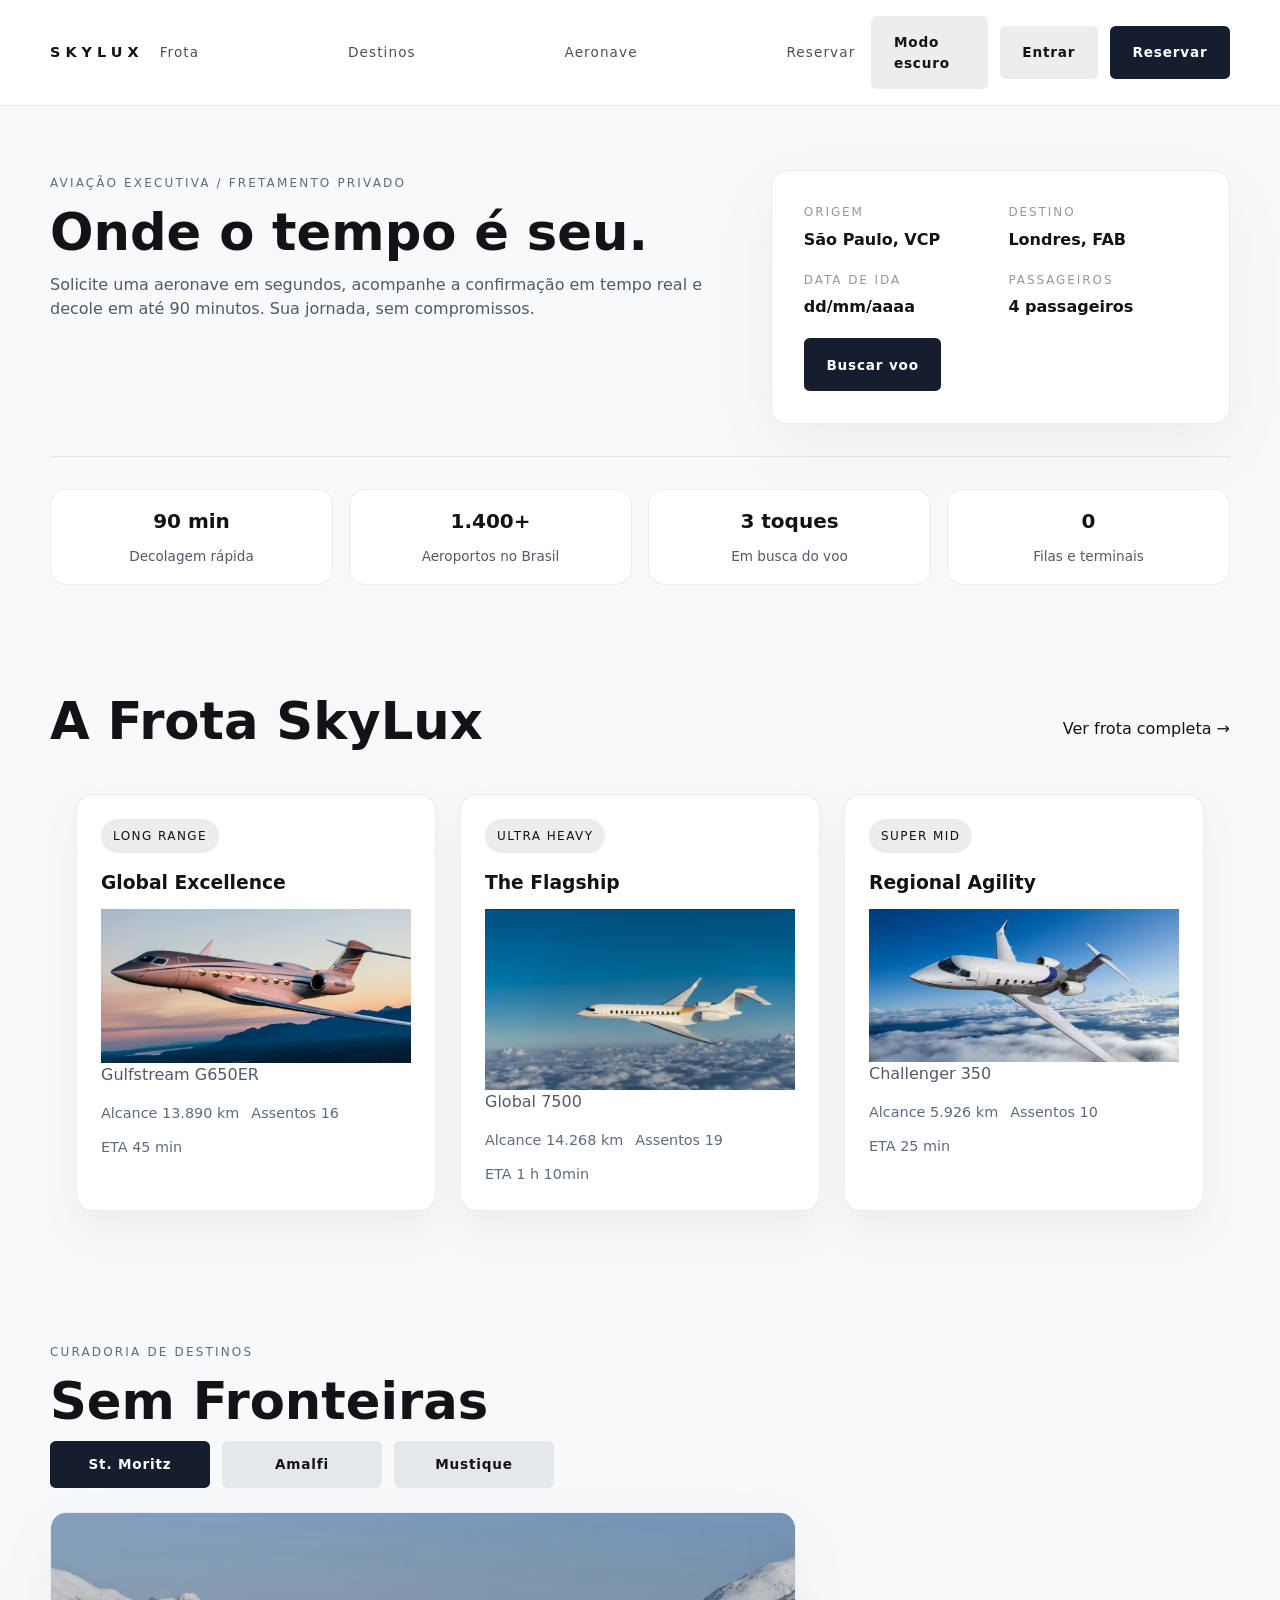
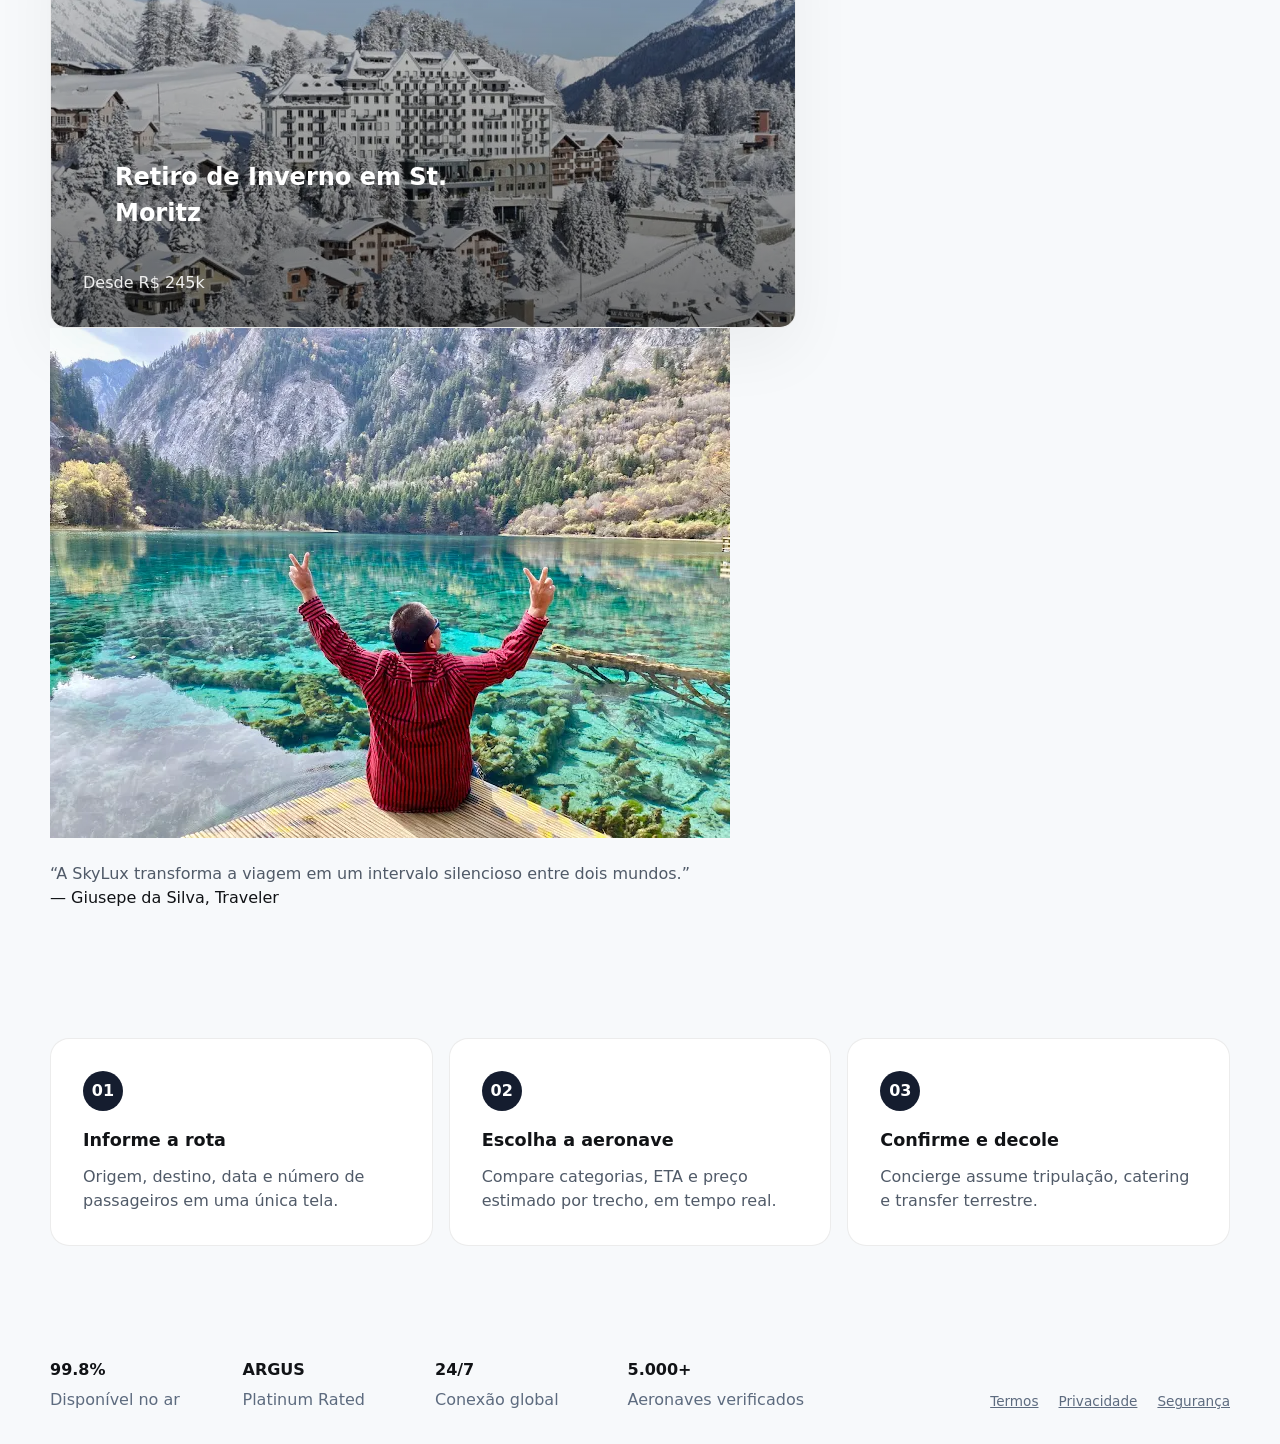
<file: index.html>
<!DOCTYPE html>
<html lang="pt-BR">
<head>
  <meta charset="UTF-8">
  <meta name="viewport" content="width=device-width, initial-scale=1.0">
  <title>SkyLux</title>
  <link rel="stylesheet" href="style.css">
</head>
<body>
  <input type="checkbox" id="theme-toggle" hidden>
  <div class="theme-root">
  <header class="site-header">
    <div class="container header-inner">
      <a class="brand" href="/index.html">SKYLUX</a>
      <nav class="main-nav">
        <a href="/Frota/frota.html" style="text-decoration: none;">Frota</a>
        <a href="/Destinos/destinos.html" style="text-decoration: none;">Destinos</a>
        <a href="/Reservar/Aeronave/Aeronave.html" style="text-decoration: none;">Aeronave</a>
        <a href="/Reservar/reservar.html" style="text-decoration: none;">Reservar</a>
      </nav>
      <div class="header-actions">
        <label for="theme-toggle" class="button button-tertiary" aria-label="Alternar modo escuro"></label>
        <a class="button button-tertiary" href="/Login/login.html" style="text-decoration: none;">Entrar</a>
        <a class="button button-primary" href="/Reservar/reservar.html" style="text-decoration: none;">Reservar</a>
      </div>
    </div>
  </header>

  <main>
    <section class="hero">
      <div class="container hero-grid">
        <div class="hero-copy">
          <span class="label">Aviação executiva / fretamento privado</span>
          <h1>Onde o tempo é seu.</h1>
          <p>Solicite uma aeronave em segundos, acompanhe a confirmação em tempo real e decole em até 90 minutos. Sua jornada, sem compromissos.</p>
        </div>

        <div class="hero-panel" id="reservar">
          <div class="form-row">
            <div>
              <span class="field-label">Origem</span>
              <strong>São Paulo, VCP</strong>
            </div>
            <div>
              <span class="field-label">Destino</span>
              <strong>Londres, FAB</strong>
            </div>
          </div>
          <div class="form-row">
            <div>
              <span class="field-label">Data de ida</span>
              <strong>dd/mm/aaaa</strong>
            </div>
            <div>
              <span class="field-label">Passageiros</span>
              <strong>4 passageiros</strong>
            </div>
          </div>
          <a class="button button-secondary" href="/Frota/frota.html" style="text-decoration: none;">Buscar voo</a>
        </div>
      </div>

      <div class="container hero-stats">
        <div class="stat">
          <strong>90 min</strong>
          <span>Decolagem rápida</span>
        </div>
        <div class="stat">
          <strong>1.400+</strong>
          <span>Aeroportos no Brasil</span>
        </div>
        <div class="stat">
          <strong>3 toques</strong>
          <span>Em busca do voo</span>
        </div>
        <div class="stat">
          <strong>0</strong>
          <span>Filas e terminais</span>
        </div>
      </div>
    </section>
  
<section class="section" id="frota">
      <div class="container section-header">
        <h2>A Frota SkyLux</h2>
        <a class="link-small" href="/Frota/frota.html" style="text-decoration: none;">Ver frota completa →</a>
      </div>

      <div class="fleet-grid">
        <article class="fleet-card">
        
          <div class="fleet-content">
            <div class="fleet-tag">Long Range</div>
            <h3>Global Excellence</h3>
             <img src="/Imagens/Captura de tela 2026-08-02 103123.png" alt="Global Excellence">
            <p>Gulfstream G650ER</p>
            <div class="fleet-meta">
              <span>Alcance 13.890 km</span>
              <span>Assentos 16</span>
              <span>ETA 45 min</span>
            </div>
          </div>
        </article>

        <article class="fleet-card">
       
          <div class="fleet-content">
            <div class="fleet-tag">Ultra Heavy</div>
            <h3>The Flagship</h3>
             <img src="/Imagens/Captura de tela 2026-08-02 103324.png" alt="The Flagship">
            <p>Global 7500</p>
            <div class="fleet-meta">
              <span>Alcance 14.268 km</span>
              <span>Assentos 19</span>
              <span>ETA 1 h 10min</span>
            </div>
          </div>
        </article>

        <article class="fleet-card">
      
          <div class="fleet-content">
            <div class="fleet-tag">Super Mid</div>
            <h3>Regional Agility</h3>
             <img src="/Imagens/Captura de tela 2026-08-02 103547.png" alt="Regional Agility">
            <p>Challenger 350</p>
            <div class="fleet-meta">
              <span>Alcance 5.926 km</span>
              <span>Assentos 10</span>
              <span>ETA 25 min</span>
            </div>
          </div>
        </article>
      </div>
    </section>

    <section class="section section-dark" id="destinos">
      <div class="container destino-grid">
        <div class="destino-copy">
          <span class="label label-light">Curadoria de Destinos</span>
          <h2>Sem Fronteiras</h2>
          <div class="destino-switcher">
          <input type="radio" id="destino-stmoritz" name="destino" checked hidden>
          <input type="radio" id="destino-amalfi" name="destino" hidden>
          <input type="radio" id="destino-mustique" name="destino" hidden>

          <div class="destino-switcher-buttons">
            <label for="destino-stmoritz" class="button button-tertiary">St. Moritz</label>
            <label for="destino-amalfi" class="button button-tertiary">Amalfi</label>
            <label for="destino-mustique" class="button button-tertiary">Mustique</label>
          </div>

          <div class="destino-view">
            <div class="destino-slide slide-stmoritz">
              <img src="/Imagens/st-moritz.jpg" alt="Saint Moritz">
              <div class="destino-slide-copy">
                <p class="destino-title">Retiro de Inverno em St. Moritz</p>
                <span>Desde R$ 245k</span>
              </div>
            </div>
            <div class="destino-slide slide-amalfi">
              <img src="/Imagens/Amalfi.avif" alt="Costa Amalfi">
              <div class="destino-slide-copy">
                <p class="destino-title">Verão Privativo em Amalfi</p>
                <span>Desde R$ 312k</span>
              </div>
            </div>
            <div class="destino-slide slide-mustique">
              <img src="/Imagens/Ilha_de_Mustique.jpg" alt="Mustique">
              <div class="destino-slide-copy">
                <p class="destino-title">Ilha Exclusiva em Mustique</p>
                <span>Desde R$ 189k</span>
              </div>
            </div>
          </div>
        </div>
        <div class="destino-media">
          <img src="/Imagens/avaliacao.png" alt="Avaliação de clientes">
          <div class="quote-card">
            <p>“A SkyLux transforma a viagem em um intervalo silencioso entre dois mundos.”</p>
            <span>— Giusepe da Silva, Traveler</span>
          </div>
        </div>
      </div>
    </section>

    <section class="section steps-section">
      <div class="container steps-grid">
        <article class="step-card">
          <span class="step-number">01</span>
          <h3>Informe a rota</h3>
          <p>Origem, destino, data e número de passageiros em uma única tela.</p>
        </article>
        <article class="step-card">
          <span class="step-number">02</span>
          <h3>Escolha a aeronave</h3>
          <p>Compare categorias, ETA e preço estimado por trecho, em tempo real.</p>
        </article>
        <article class="step-card">
          <span class="step-number">03</span>
          <h3>Confirme e decole</h3>
          <p>Concierge assume tripulação, catering e transfer terrestre.</p>
        </article>
      </div>
    </section>
  </main>
 
  <footer class="site-footer">
    <div class="container footer-grid">
      <div class="footer-stats">
        <div>
          <strong>99.8%</strong>
          <span>Disponível no ar</span>
        </div>
        <div>
          <strong>ARGUS</strong>
          <span>Platinum Rated</span>
        </div>
        <div>
          <strong>24/7</strong>
          <span>Conexão global</span>
        </div>
        <div>
          <strong>5.000+</strong>
          <span>Aeronaves verificados</span>
        </div>
      </div>
      <div class="footer-links">
        <a href="#">Termos</a>
        <a href="#">Privacidade</a>
        <a href="#">Segurança</a>
      </div>
    </div>
    </footer>
  </div>
</body>
</html>
</file>
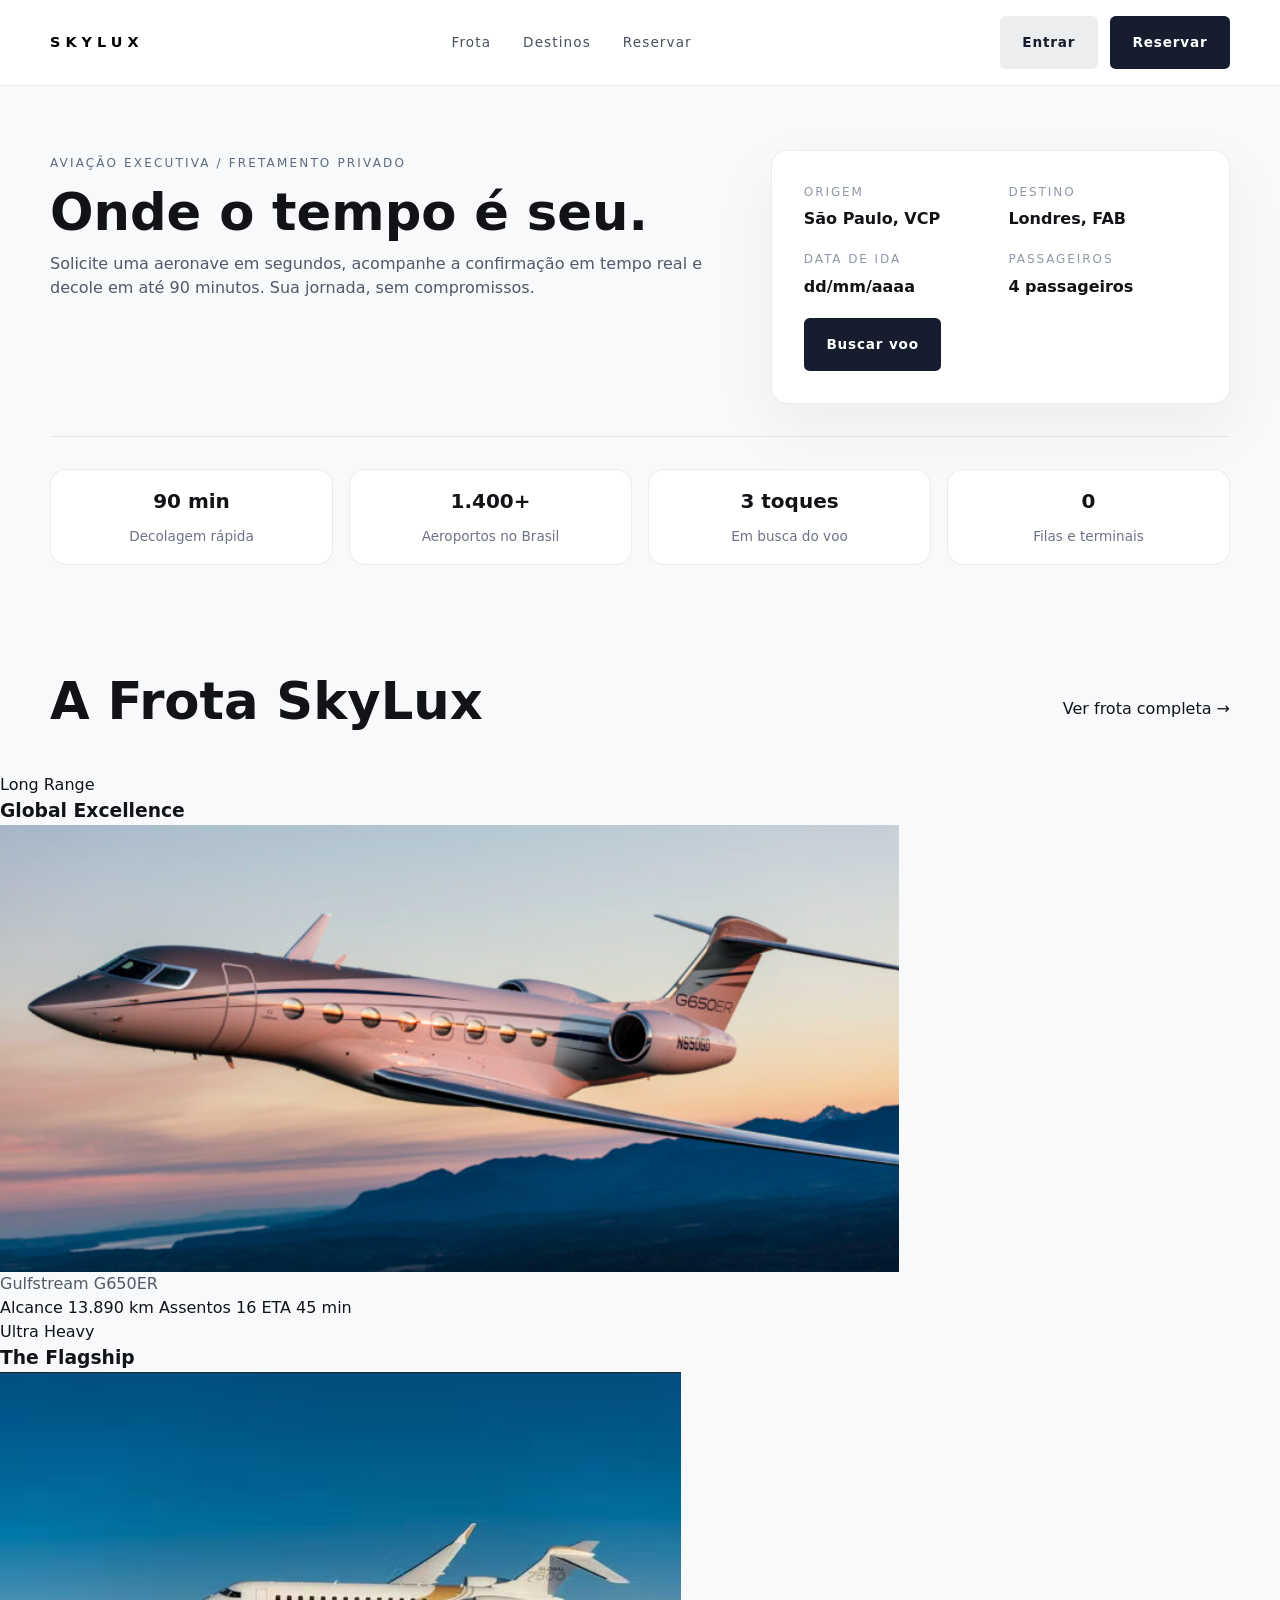
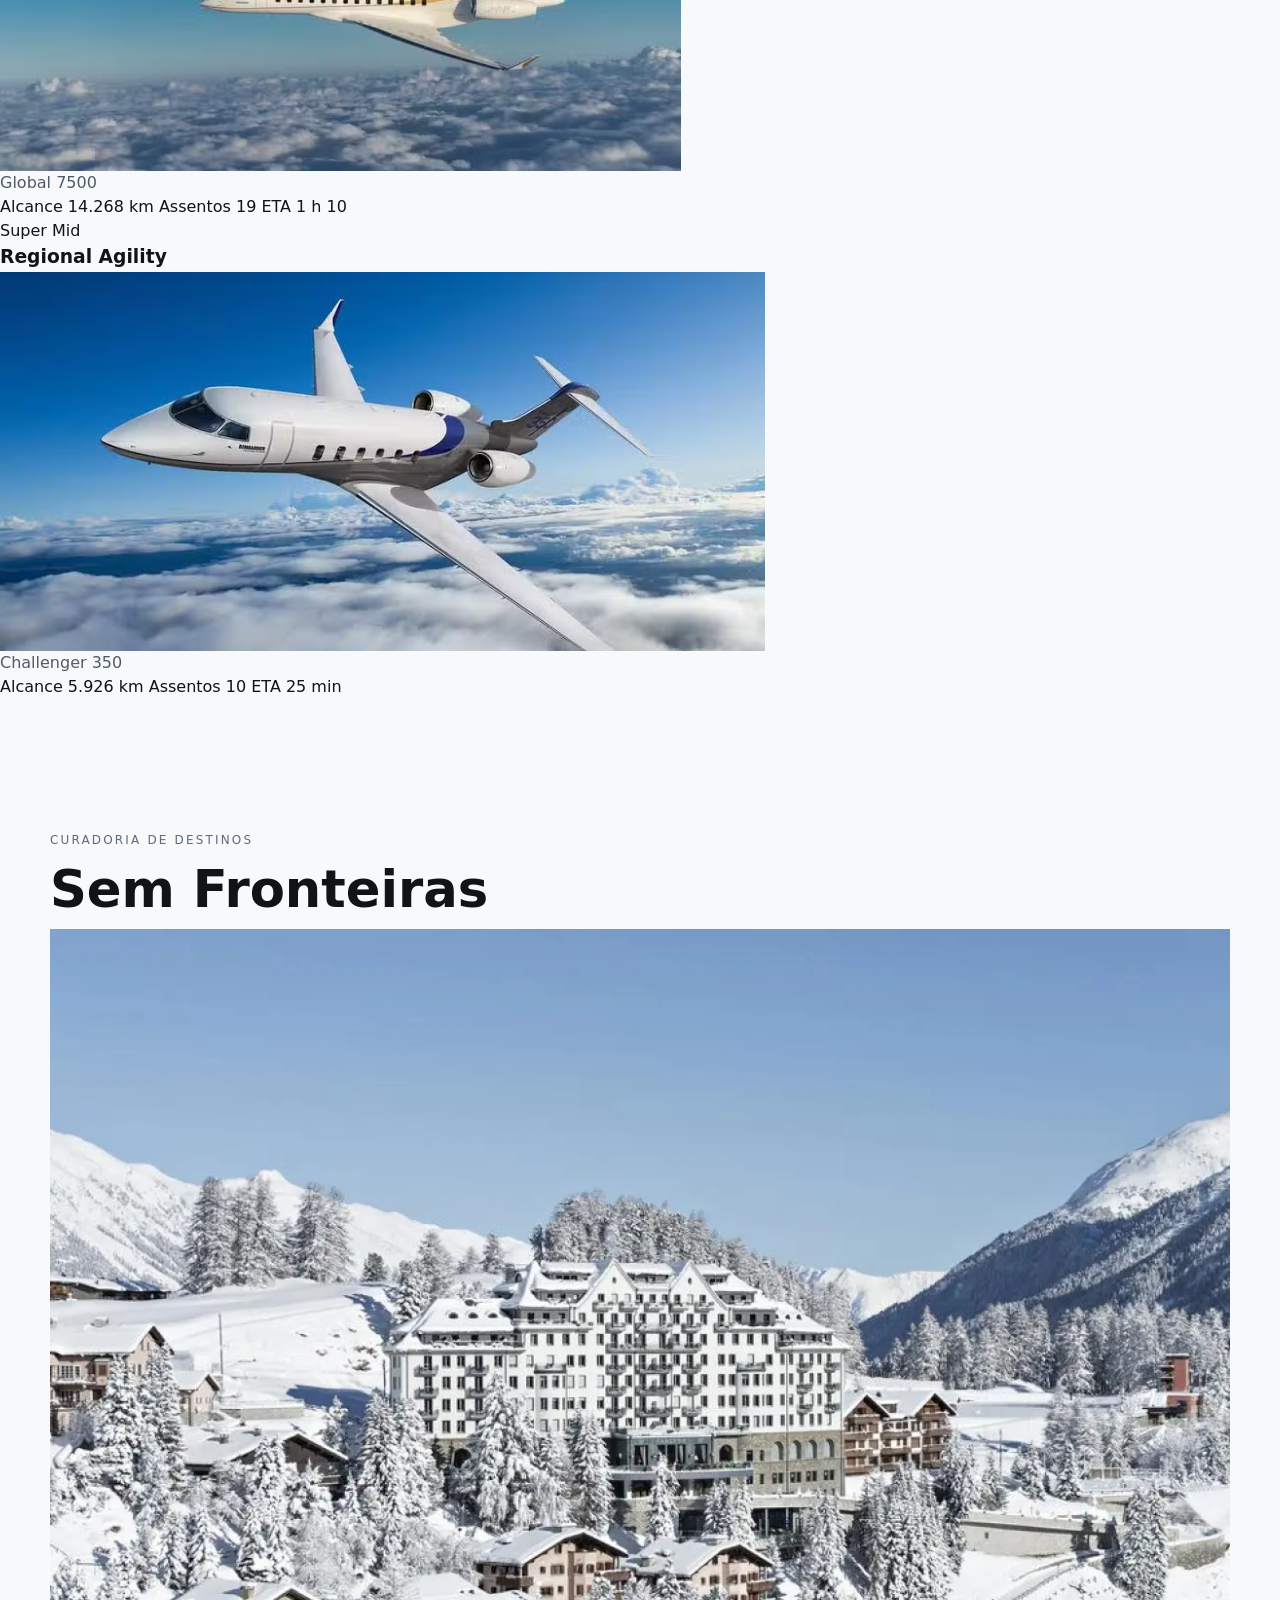
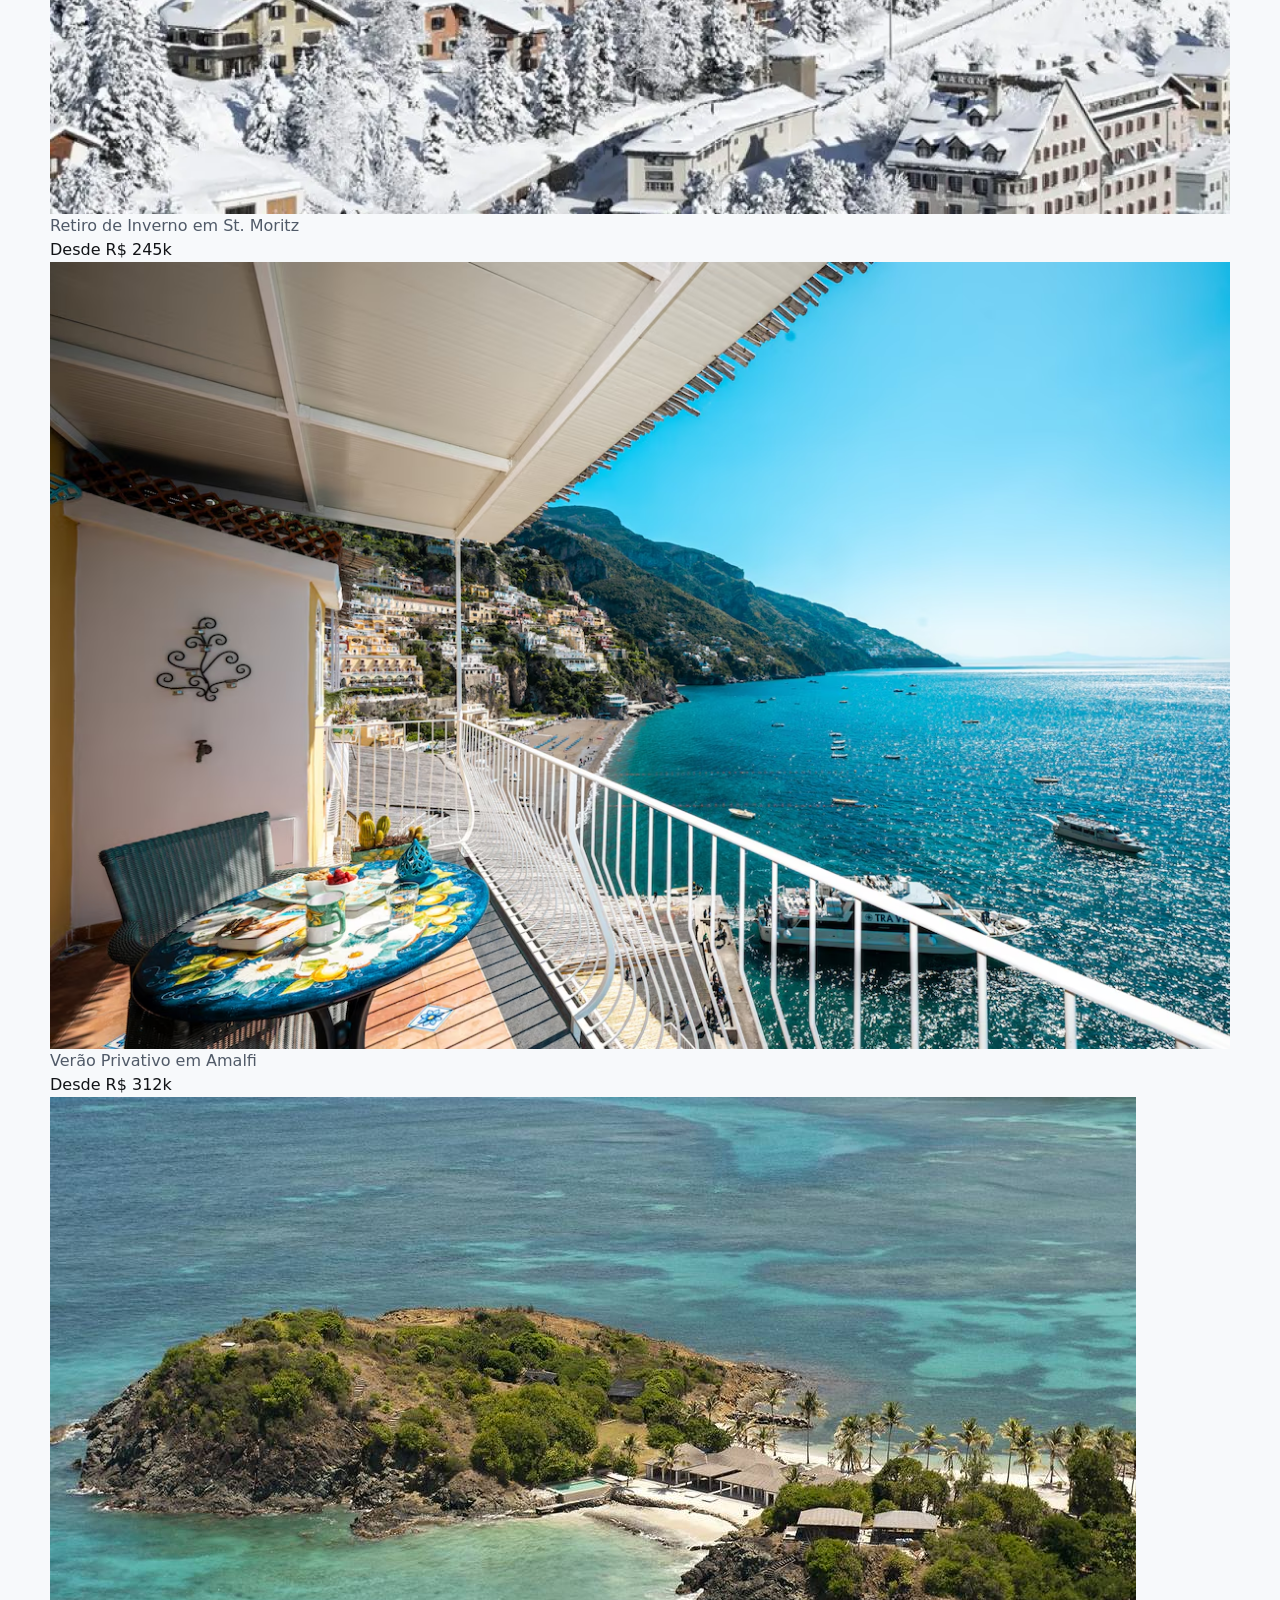
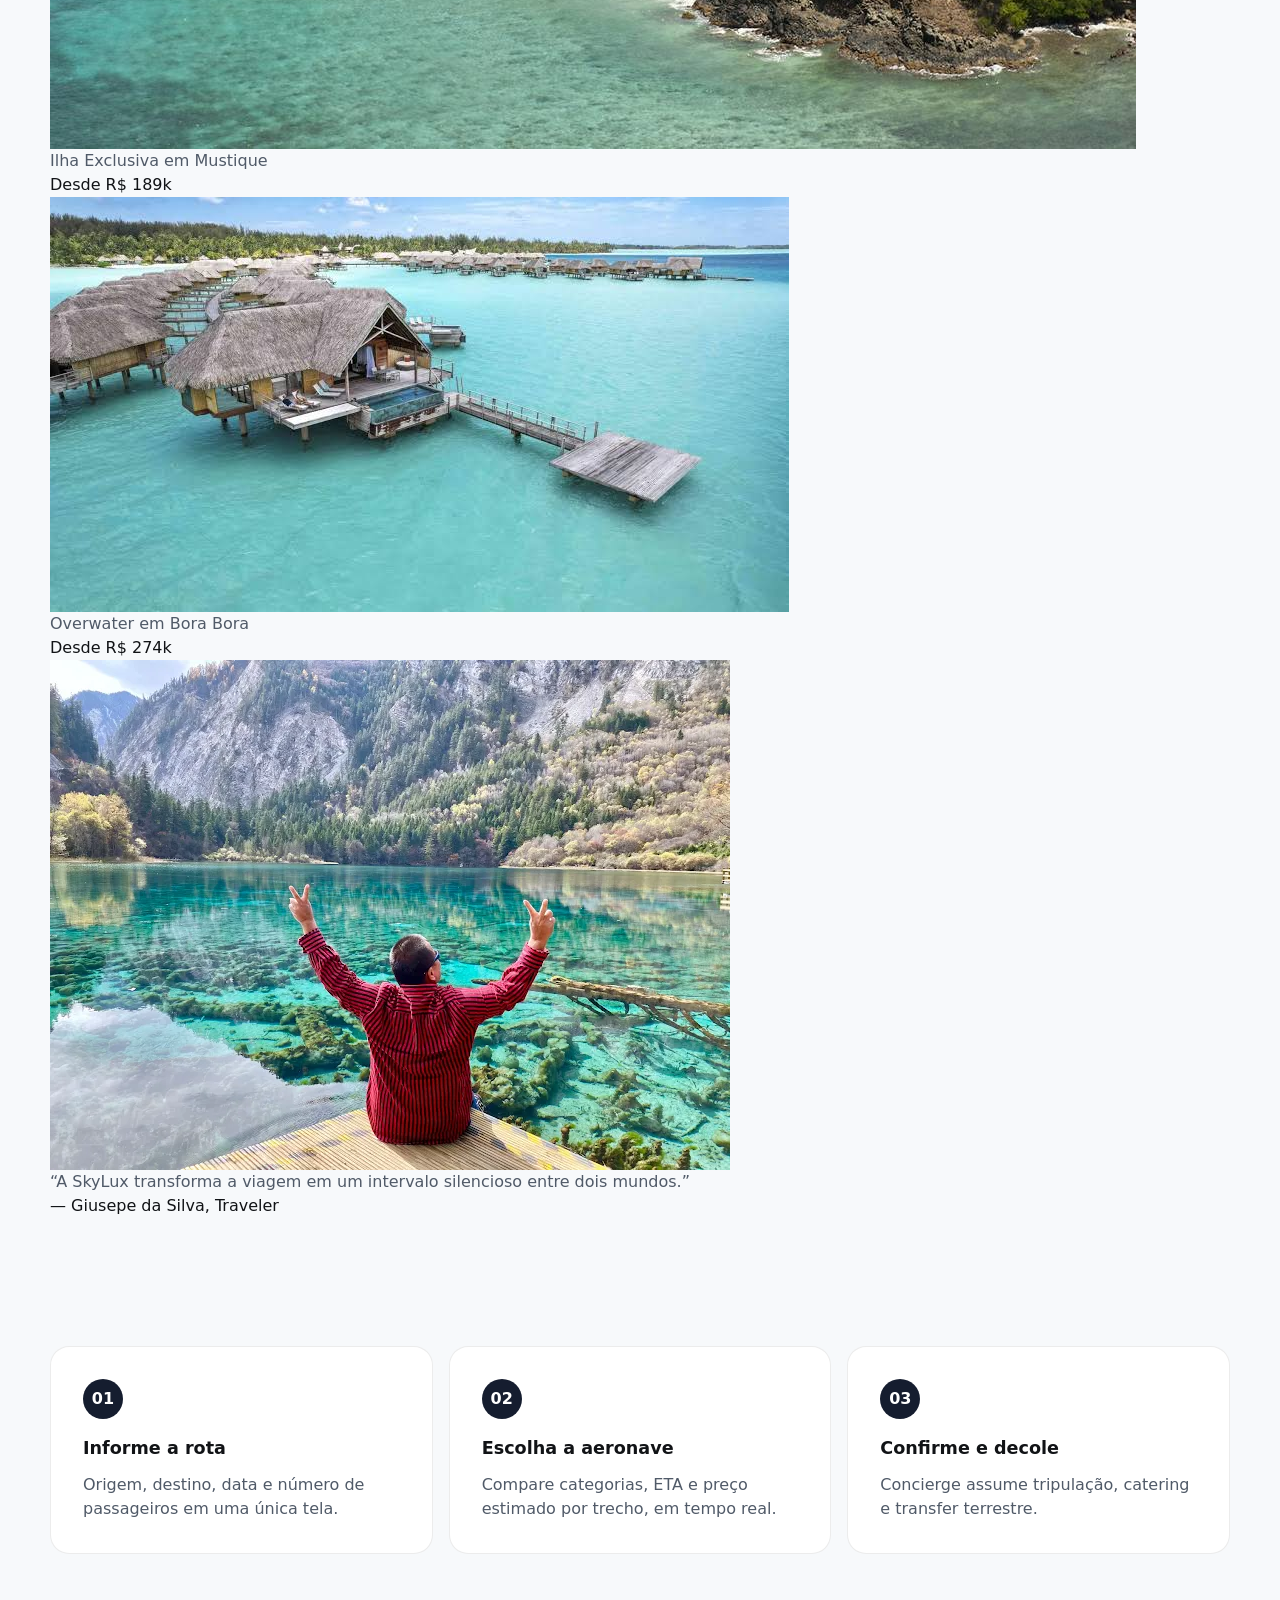
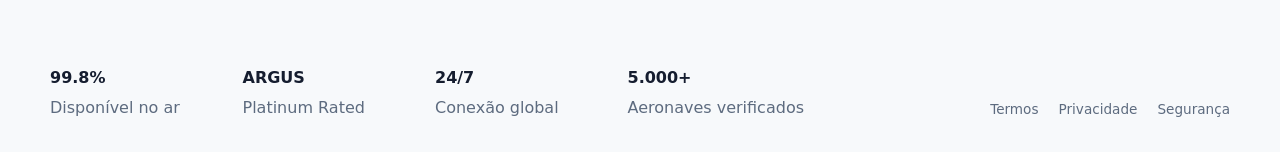
<file: Home/index.html>
<!DOCTYPE html>
<html lang="pt-BR">
<head>
  <meta charset="UTF-8">
  <meta name="viewport" content="width=device-width, initial-scale=1.0">
  <title>SkyLux</title>
  <link rel="stylesheet" href="style.css">
</head>
<body>
  <header class="site-header">
    <div class="container header-inner">
      <a class="brand" href="/Home/index.html" style="text-decoration: none; color: black;">SKYLUX</a>
      <nav class="main-nav">
        <a href="/Frota/frota.html">Frota</a>
        <a href="/Destinos/destinos.html">Destinos</a>
        <a href="/Reservar/reservar.html">Reservar</a>
      </nav>
      <div class="header-actions">
        <a class="button button-tertiary" href="/Login/login.html">Entrar</a>
        <a class="button button-primary" href="/Reservar/reservar.html">Reservar</a>
      </div>
    </div>
  </header>

  <main>
    <section class="hero">
      <div class="container hero-grid">
        <div class="hero-copy">
          <span class="label">Aviação executiva / fretamento privado</span>
          <h1>Onde o tempo é seu.</h1>
          <p>Solicite uma aeronave em segundos, acompanhe a confirmação em tempo real e decole em até 90 minutos. Sua jornada, sem compromissos.</p>
        </div>

        <div class="hero-panel" id="reservar">
          <div class="form-row">
            <div>
              <span class="field-label">Origem</span>
              <strong>São Paulo, VCP</strong>
            </div>
            <div>
              <span class="field-label">Destino</span>
              <strong>Londres, FAB</strong>
            </div>
          </div>
          <div class="form-row">
            <div>
              <span class="field-label">Data de ida</span>
              <strong>dd/mm/aaaa</strong>
            </div>
            <div>
              <span class="field-label">Passageiros</span>
              <strong>4 passageiros</strong>
            </div>
          </div>
          <a class="button button-secondary" href="/Frota/frota.html">Buscar voo</a>
        </div>
      </div>

      <div class="container hero-stats">
        <div class="stat">
          <strong>90 min</strong>
          <span>Decolagem rápida</span>
        </div>
        <div class="stat">
          <strong>1.400+</strong>
          <span>Aeroportos no Brasil</span>
        </div>
        <div class="stat">
          <strong>3 toques</strong>
          <span>Em busca do voo</span>
        </div>
        <div class="stat">
          <strong>0</strong>
          <span>Filas e terminais</span>
        </div>
      </div>
    </section>
  
<section class="section" id="frota">
      <div class="container section-header">
        <h2>A Frota SkyLux</h2>
        <a class="link-small" href="/Frota/frota.html">Ver frota completa →</a>
      </div>

      <div class="fleet-grid">
        <article class="fleet-card">
        
          <div class="fleet-content">
            <div class="fleet-tag">Long Range</div>
            <h3>Global Excellence</h3>
             <img src="/Imagens/Captura de tela 2026-08-02 103123.png" alt="Global Excellence">
            <p>Gulfstream G650ER</p>
            <div class="fleet-meta">
              <span>Alcance 13.890 km</span>
              <span>Assentos 16</span>
              <span>ETA 45 min</span>
            </div>
          </div>
        </article>

        <article class="fleet-card">
       
          <div class="fleet-content">
            <div class="fleet-tag">Ultra Heavy</div>
            <h3>The Flagship</h3>
             <img src="/Imagens/Captura de tela 2026-08-02 103324.png" alt="The Flagship">
            <p>Global 7500</p>
            <div class="fleet-meta">
              <span>Alcance 14.268 km</span>
              <span>Assentos 19</span>
              <span>ETA 1 h 10</span>
            </div>
          </div>
        </article>

        <article class="fleet-card">
      
          <div class="fleet-content">
            <div class="fleet-tag">Super Mid</div>
            <h3>Regional Agility</h3>
             <img src="/Imagens/Captura de tela 2026-08-02 103547.png" alt="Regional Agility">
            <p>Challenger 350</p>
            <div class="fleet-meta">
              <span>Alcance 5.926 km</span>
              <span>Assentos 10</span>
              <span>ETA 25 min</span>
            </div>
          </div>
        </article>
      </div>
    </section>

    <section class="section section-dark" id="destinos">
      <div class="container destino-grid">
        <div class="destino-copy">
          <span class="label label-light">Curadoria de Destinos</span>
          <h2>Sem Fronteiras</h2>
          <div class="destino-list">
            <div>
              <img src="/Imagens/st-moritz.jpg" alt="Saint Moritz">
              <p class="destino-title">Retiro de Inverno em St. Moritz</p>
              <span>Desde R$ 245k</span>
            </div>
            <div>
              <img src="/Imagens/Amalfi.avif" alt="Costa Amalfi">
              <p class="destino-title">Verão Privativo em Amalfi</p>
              <span>Desde R$ 312k</span>
            </div>
            <div>
              <img src="/Imagens/Ilha_de_Mustique.jpg" alt="Mustique">
              <p class="destino-title">Ilha Exclusiva em Mustique</p>
              <span>Desde R$ 189k</span>
            </div>
            <div>
              <img src="/Imagens/Overwater_Bora_Bora.jpeg" alt="Bora Bora">
              <p class="destino-title">Overwater em Bora Bora</p>
              <span>Desde R$ 274k</span>
            </div>
          </div>
        </div>

        <div class="destino-media">
          <img src="/Imagens/avaliacao.png" alt="Avaliação de clientes">
          <div class="quote-card">
            <p>“A SkyLux transforma a viagem em um intervalo silencioso entre dois mundos.”</p>
            <span>— Giusepe da Silva, Traveler</span>
          </div>
        </div>
      </div>
    </section>

    <section class="section steps-section">
      <div class="container steps-grid">
        <article class="step-card">
          <span class="step-number">01</span>
          <h3>Informe a rota</h3>
          <p>Origem, destino, data e número de passageiros em uma única tela.</p>
        </article>
        <article class="step-card">
          <span class="step-number">02</span>
          <h3>Escolha a aeronave</h3>
          <p>Compare categorias, ETA e preço estimado por trecho, em tempo real.</p>
        </article>
        <article class="step-card">
          <span class="step-number">03</span>
          <h3>Confirme e decole</h3>
          <p>Concierge assume tripulação, catering e transfer terrestre.</p>
        </article>
      </div>
    </section>
  </main>
 
  <footer class="site-footer">
    <div class="container footer-grid">
      <div class="footer-stats">
        <div>
          <strong>99.8%</strong>
          <span>Disponível no ar</span>
        </div>
        <div>
          <strong>ARGUS</strong>
          <span>Platinum Rated</span>
        </div>
        <div>
          <strong>24/7</strong>
          <span>Conexão global</span>
        </div>
        <div>
          <strong>5.000+</strong>
          <span>Aeronaves verificados</span>
        </div>
      </div>
      <div class="footer-links">
        <a href="#">Termos</a>
        <a href="#">Privacidade</a>
        <a href="#">Segurança</a>
      </div>
    </div>
  </footer>
</body>
</html>
</file>
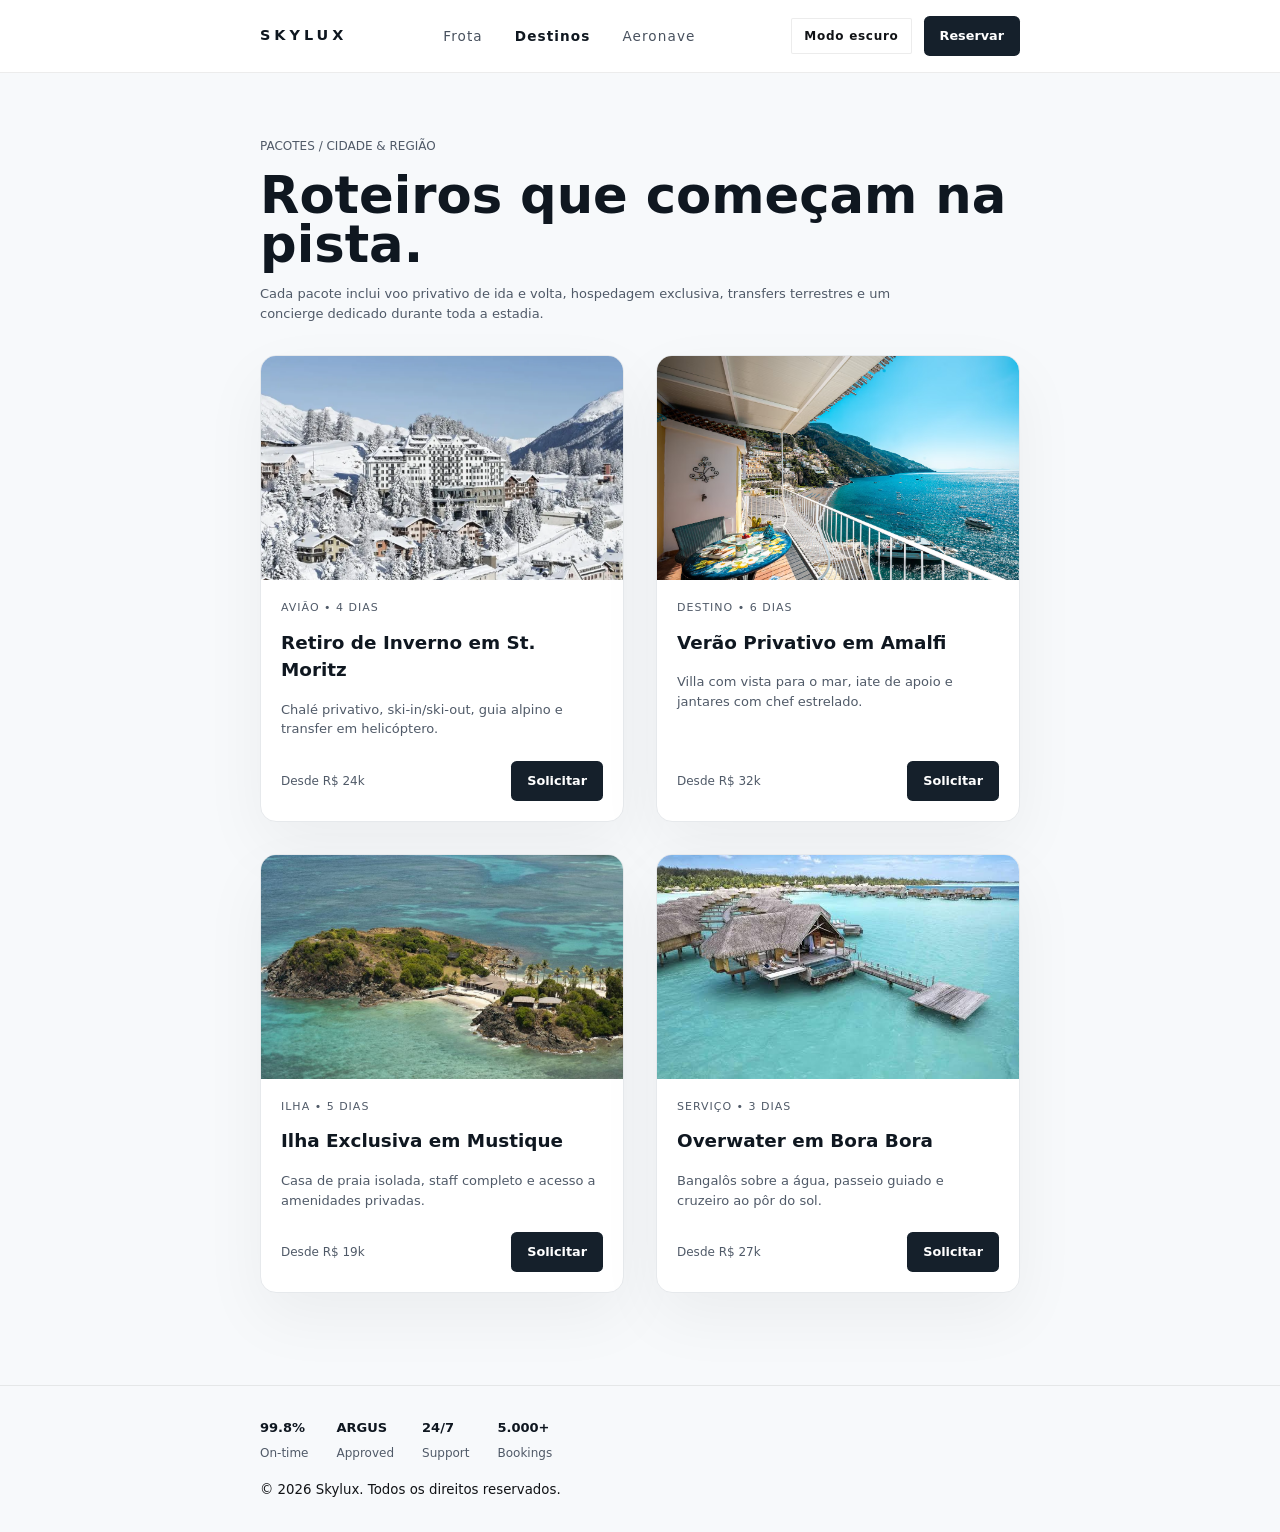
<file: Destinos/destinos.html>
<!DOCTYPE html>
<html lang="en">
<head>
    <meta charset="UTF-8">
    <meta name="viewport" content="width=device-width, initial-scale=1.0">
    <title>Skylux</title>
    <link rel="stylesheet" href="../style.css">
    <link rel="stylesheet" href="style.css">
</head>
<body>
  <input type="checkbox" id="theme-toggle" hidden>
  <div class="theme-root">
     <header class="site-header">
        <div class="container header-inner">
            <a class="brand" href="/index.html" style="text-decoration: none;">SKYLUX</a>
            <nav class="main-nav">
                <a href="/Frota/frota.html" style="text-decoration: none;">Frota</a>
                <a href="/Destinos/destinos.html" class="active" style="text-decoration: none;">Destinos</a>
                <a href="/Reservar/Aeronave/Aeronave.html" style="text-decoration: none;">Aeronave</a>
            </nav>
            <div class="header-actions">
                <label for="theme-toggle" class="button button-tertiary" aria-label="Alternar modo escuro"></label>
                <a class="cta" href="/Reservar/reservar.html" style="text-decoration: none, ; color: white;">Reservar</a>
            </div>
        </div>
    </header>

    <main class="container">
        <div class="page-intro">
            <small>PACOTES / CIDADE & REGIÃO</small>
            <h1>Roteiros que começam na pista.</h1>
            <p class="lead">Cada pacote inclui voo privativo de ida e volta, hospedagem exclusiva, transfers terrestres e um concierge dedicado durante toda a estadia.</p>
        </div>

        <section class="cards-grid">
            <article class="card">
                <img src="/Imagens/st-moritz.jpg" alt="Saint Moritz">
                <div class="card-body">
                    <small class="meta">AVIÃO • 4 DIAS</small>
                    <h3>Retiro de Inverno em St. Moritz</h3>
                    <p class="description">Chalé privativo, ski-in/ski-out, guia alpino e transfer em helicóptero.</p>
                    <div class="card-foot">
                        <span class="price">Desde R$ 24k</span>
                        <a class="btn" href="/Reservar/reservar.html">Solicitar</a>
                    </div>
                </div>
            </article>

            <article class="card">
                <img src="/Imagens/Amalfi.avif" alt="Costa Amalfi">
                <div class="card-body">
                    <small class="meta">DESTINO • 6 DIAS</small>
                    <h3>Verão Privativo em Amalfi</h3>
                    <p class="description">Villa com vista para o mar, iate de apoio e jantares com chef estrelado.</p>
                    <div class="card-foot">
                        <span class="price">Desde R$ 32k</span>
                        <a class="btn" href="/Reservar/reservar.html">Solicitar</a>
                    </div>
                </div>
            </article>

            <article class="card">
                <img src="/Imagens/Ilha_de_Mustique.jpg" alt="Casa de praia isolada em Mustique">
                <div class="card-body">
                    <small class="meta">ILHA • 5 DIAS</small>
                    <h3>Ilha Exclusiva em Mustique</h3>
                    <p class="description">Casa de praia isolada, staff completo e acesso a amenidades privadas.</p>
                    <div class="card-foot">
                        <span class="price">Desde R$ 19k</span>
                        <a class="btn" href="/Reservar/reservar.html">Solicitar</a>
                    </div>
                </div>
            </article>

            <article class="card">
                <img src="/Imagens/Overwater_Bora_Bora.jpeg" alt="Bangalôs sobre a água em Bora Bora">
                <div class="card-body">
                    <small class="meta">SERVIÇO • 3 DIAS</small>
                    <h3>Overwater em Bora Bora</h3>
                    <p class="description">Bangalôs sobre a água, passeio guiado e cruzeiro ao pôr do sol.</p>
                    <div class="card-foot">
                        <span class="price">Desde R$ 27k</span>
                        <a class="btn" href="/Reservar/reservar.html">Solicitar</a>
                    </div>
                </div>
            </article>
        </section>
    </main>

    <footer class="site-footer">
        <div class="container footer-inner">
            <div class="stats">
                <div><strong>99.8%</strong><span>On-time</span></div>
                <div><strong>ARGUS</strong><span>Approved</span></div>
                <div><strong>24/7</strong><span>Support</span></div>
                <div><strong>5.000+</strong><span>Bookings</span></div>
            </div>
            <small class="copyright">© 2026 Skylux. Todos os direitos reservados.</small>
        </div>
    </footer>

  </div>
</body>
</html>
</file>
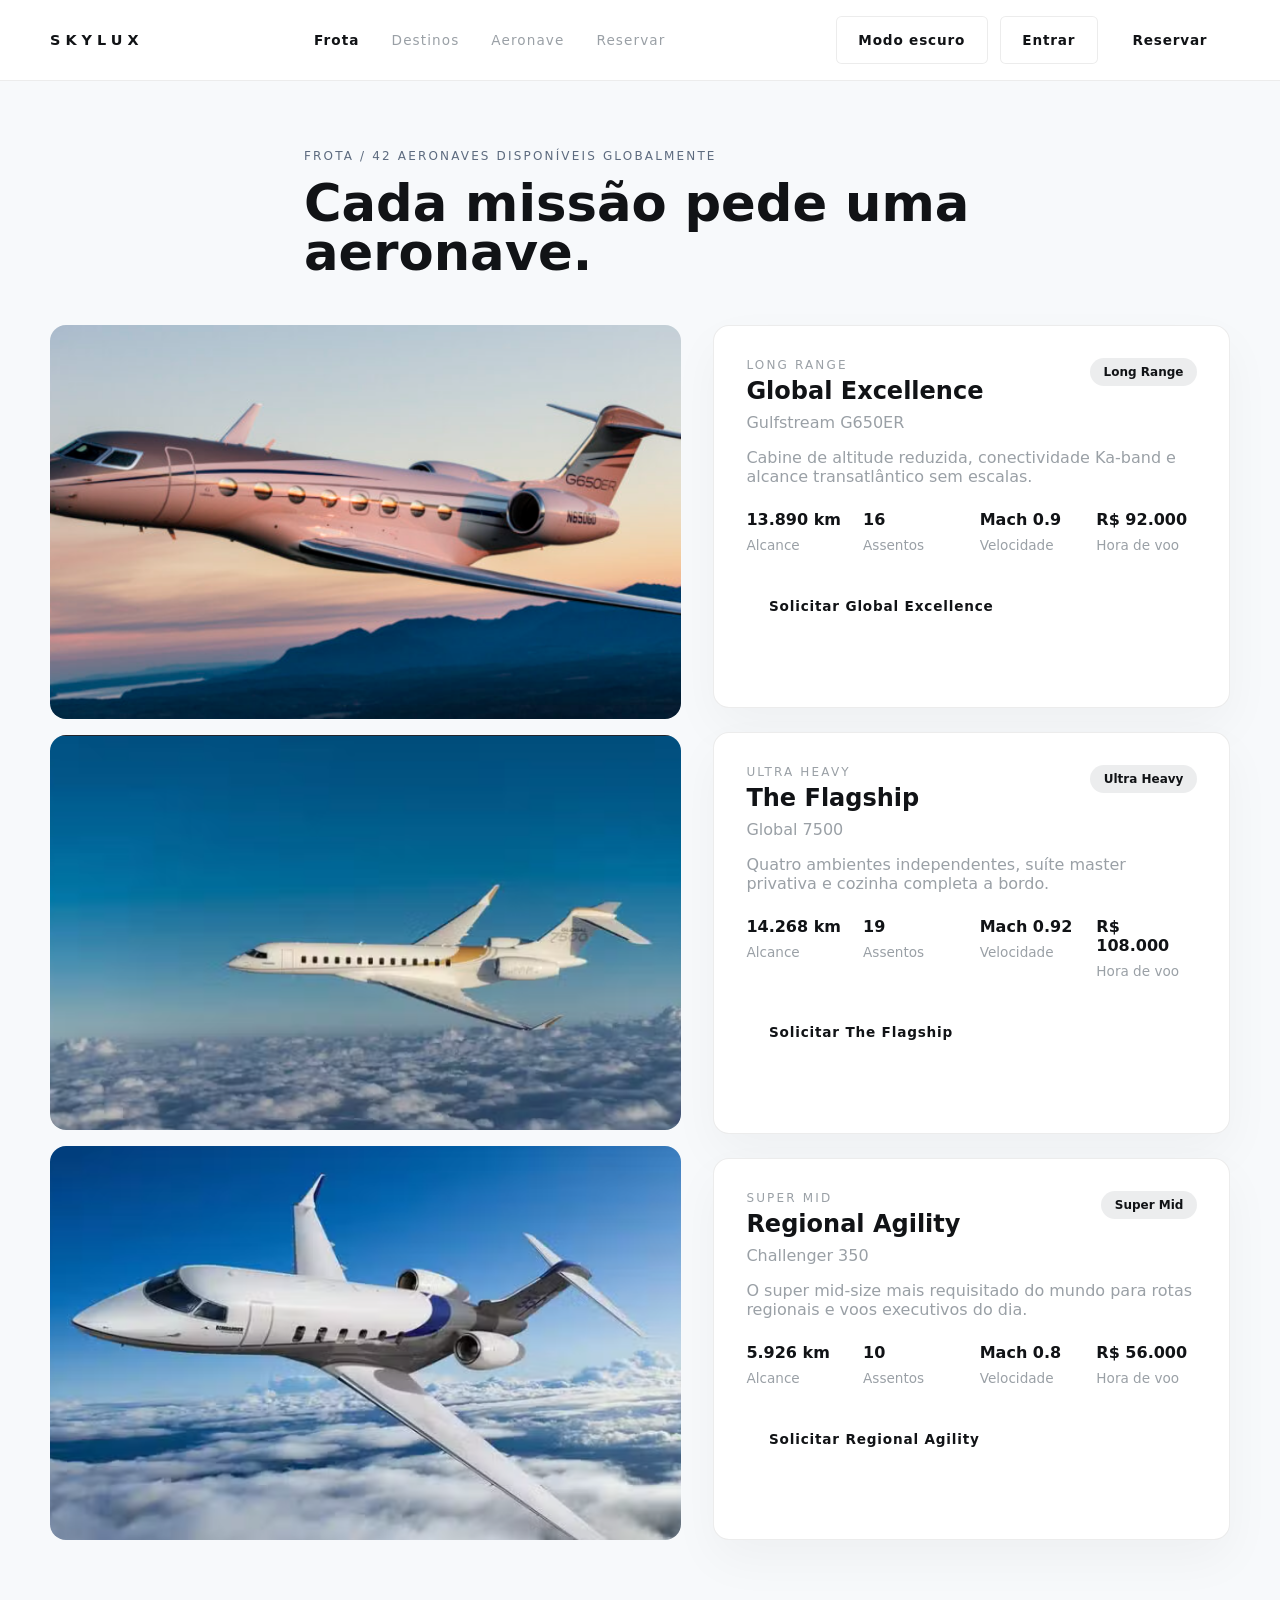
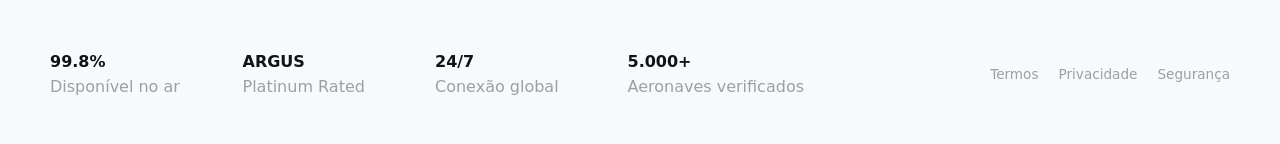
<file: Frota/frota.html>
<!DOCTYPE html>
<html lang="pt-BR">
<head>
  <meta charset="UTF-8">
  <meta name="viewport" content="width=device-width, initial-scale=1.0">
  <title>Frota | SkyLux</title>
  <link rel="stylesheet" href="style.css">
</head>
<body>
  <input type="checkbox" id="theme-toggle" hidden>
  <div class="theme-root">
  <header class="site-header">
    <div class="container header-inner">
      <a class="brand" href="/index.html" style="text-decoration: none;">SKYLUX</a>
      <nav class="main-nav">
        <a href="/Frota/frota.html" class="active">Frota</a>
        <a href="/Destinos/destinos.html">Destinos</a>
        <a href="/Reservar/Aeronave/Aeronave.html">Aeronave</a>
        <a href="/Reservar/reservar.html">Reservar</a>
      </nav>
      <div class="header-actions">
        <label for="theme-toggle" class="button button-tertiary" aria-label="Alternar modo escuro"></label>
        <a class="button button-tertiary" href="/Login/login.html">Entrar</a>
        <a class="button button-primary" href="/Reservar/reservar.html">Reservar</a>
      </div>
    </div>
  </header>

  <main>
    <section class="hero-section">
      <div class="container hero-intro">
        <small class="hero-meta">Frota / 42 aeronaves disponíveis globalmente</small>
        <h1>Cada missão pede uma aeronave.</h1>
      </div>
    </section>

    <section class="fleet-section">
      <div class="container fleet-layout">
        <div class="fleet-media">
          <img src="/Imagens/Captura de tela 2026-08-02 103123.png" alt="Global Excellence">
          <img src="/Imagens/Captura de tela 2026-08-02 103324.png" alt="The Flagship">
          <img src="/Imagens/Captura de tela 2026-08-02 103547.png" alt="Regional Agility">
        </div>

        <div class="fleet-list">
          <article class="fleet-card">
            <div class="fleet-card-header">
              <div>
                <p class="fleet-tag">Long   Range</p>
                <h2>Global Excellence</h2>
                <p class="fleet-subtitle">Gulfstream G650ER</p>
              </div>
              <span class="fleet-badge">Long Range</span>
            </div>
            <p class="fleet-description">Cabine de altitude reduzida, conectividade Ka-band e alcance transatlântico sem escalas.</p>
            <div class="fleet-stats">
              <div>
                <strong>13.890 km</strong>
                <span>Alcance</span>
              </div>
              <div>
                <strong>16</strong>
                <span>Assentos</span>
              </div>
              <div>
                <strong>Mach 0.9</strong>
                <span>Velocidade</span>
              </div>
              <div>
                <strong>R$ 92.000</strong>
                <span>Hora de voo</span>
              </div>
            </div>
            <a class="button button-primary fleet-button" href="/Reservar/reservar.html">Solicitar Global Excellence</a>
          </article>

          <article class="fleet-card">
            <div class="fleet-card-header">
              <div>
                <p class="fleet-tag">Ultra Heavy</p>
                <h2>The Flagship</h2>
                <p class="fleet-subtitle">Global 7500</p>
              </div>
              <span class="fleet-badge">Ultra Heavy</span>
            </div>
            <p class="fleet-description">Quatro ambientes independentes, suíte master privativa e cozinha completa a bordo.</p>
            <div class="fleet-stats">
              <div>
                <strong>14.268 km</strong>
                <span>Alcance</span>
              </div>
              <div>
                <strong>19</strong>
                <span>Assentos</span>
              </div>
              <div>
                <strong>Mach 0.92</strong>
                <span>Velocidade</span>
              </div>
              <div>
                <strong>R$ 108.000</strong>
                <span>Hora de voo</span>
              </div>
            </div>
            <a class="button button-primary fleet-button" href="/Reservar/reservar.html">Solicitar The Flagship</a>
          </article>

          <article class="fleet-card">
            <div class="fleet-card-header">
              <div>
                <p class="fleet-tag">Super Mid</p>
                <h2>Regional Agility</h2>
                <p class="fleet-subtitle">Challenger 350</p>
              </div>
              <span class="fleet-badge">Super Mid</span>
            </div>
            <p class="fleet-description">O super mid-size mais requisitado do mundo para rotas regionais e voos executivos do dia.</p>
            <div class="fleet-stats">
              <div>
                <strong>5.926 km</strong>
                <span>Alcance</span>
              </div>
              <div>
                <strong>10</strong>
                <span>Assentos</span>
              </div>
              <div>
                <strong>Mach 0.8</strong>
                <span>Velocidade</span>
              </div>
              <div>
                <strong>R$ 56.000</strong>
                <span>Hora de voo</span>
              </div>
            </div>
            <a class="button button-primary fleet-button" href="/Reservar/reservar.html">Solicitar Regional Agility</a>
          </article>
        </div>
      </div>
    </section>
  </main>

  <footer class="site-footer">
    <div class="container footer-inner">
      <div class="stats">
        <div><strong>99.8%</strong><span>Disponível no ar</span></div>
        <div><strong>ARGUS</strong><span>Platinum Rated</span></div>
        <div><strong>24/7</strong><span>Conexão global</span></div>
        <div><strong>5.000+</strong><span>Aeronaves verificados</span></div>
      </div>
      <div class="footer-links">
        <a href="#">Termos</a>
        <a href="#">Privacidade</a>
        <a href="#">Segurança</a>
      </div>
    </div>
  </footer>
</body>
</html>
</file>
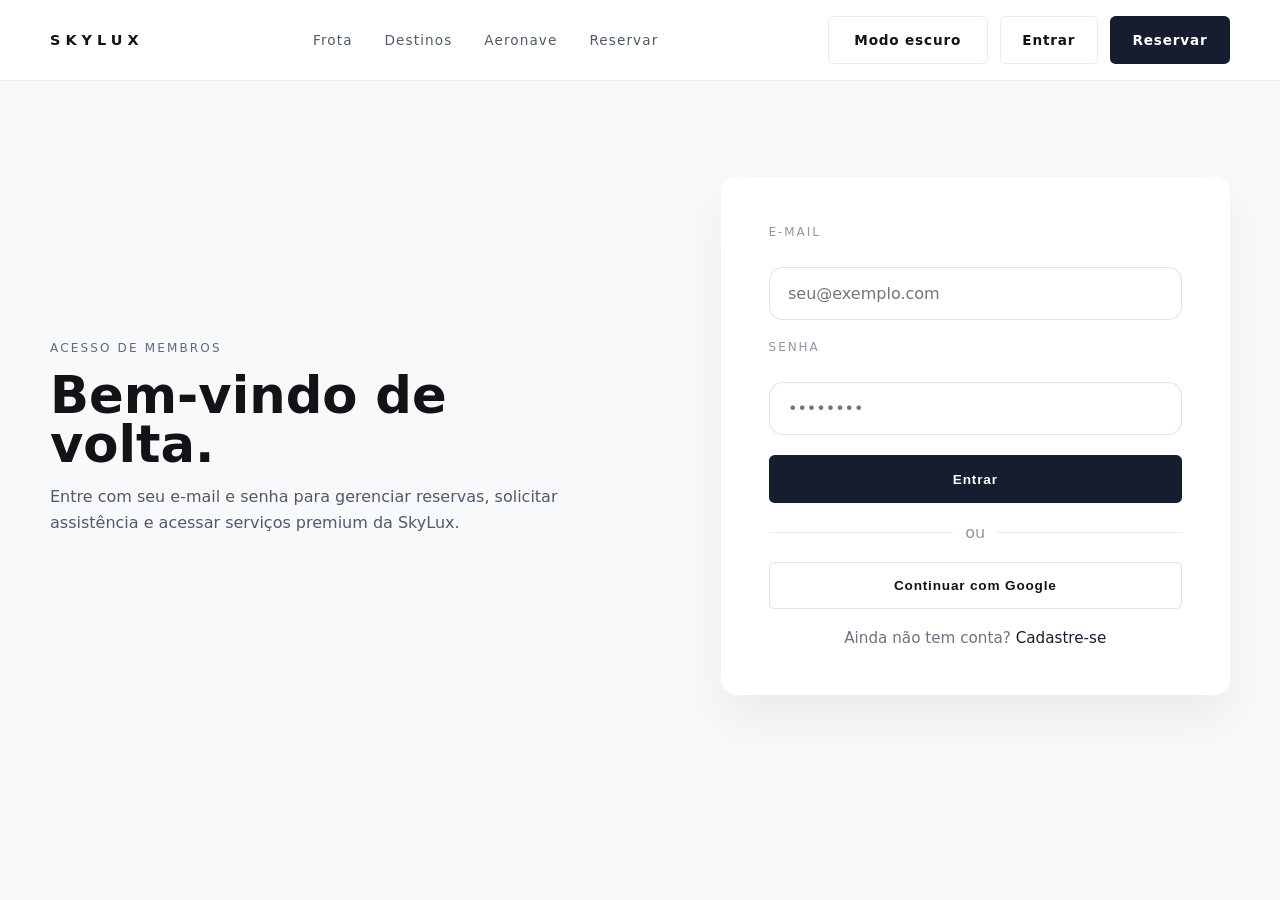
<file: Login/login.html>
<!DOCTYPE html>
<html lang="pt-BR">
<head>
  <meta charset="UTF-8">
  <meta name="viewport" content="width=device-width, initial-scale=1.0">
  <title>Entrar | SkyLux</title>
  <link rel="stylesheet" href="style.css">
</head>
<body>
  <input type="checkbox" id="theme-toggle" hidden>
  <div class="theme-root">
  <header class="site-header">
    <div class="container header-inner">
      <a class="brand" href="/index.html" style="text-decoration: none;">SKYLUX</a>
      <nav class="main-nav">
        <a href="/Frota/frota.html">Frota</a>
        <a href="/Destinos/destinos.html">Destinos</a>
        <a href="/Reservar/Aeronave/Aeronave.html">Aeronave</a>
        <a href="/Reservar/reservar.html">Reservar</a>
      </nav>
      <div class="header-actions">
        <label for="theme-toggle" class="button button-tertiary" aria-label="Alternar modo escuro"></label>
        <a class="button button-tertiary" href="/Login/login.html">Entrar</a>
        <a class="button button-primary" href="/Reservar/reservar.html">Reservar</a>
      </div>
    </div>
  </header>

  <main>
    <section class="login-section">
      <div class="container login-grid">
        <div class="login-copy">
          <span class="label">Acesso de membros</span>
          <h1>Bem-vindo de volta.</h1>
          <p>Entre com seu e-mail e senha para gerenciar reservas, solicitar assistência e acessar serviços premium da SkyLux.</p>
        </div>

        <div class="login-panel">
          <form class="login-form">
            <label class="field-label" for="email">E-mail</label>
            <input class="form-input" type="email" id="email" name="email" placeholder="seu@exemplo.com" required>

            <label class="field-label" for="password">Senha</label>
            <input class="form-input" type="password" id="password" name="password" placeholder="••••••••" required>

            <button class="button button-primary login-button" type="submit">Entrar</button>

            <div class="login-divider">
              <span>ou</span>
            </div>

            <button class="button button-secondary login-google" type="button">Continuar com Google</button>

            <p class="login-footer">Ainda não tem conta? <a href="/Login/Cadastro/cadastro.html">Cadastre-se</a></p>
          </form>
        </div>
      </div>
    </section>
  </main>
</body>
</html>
</file>
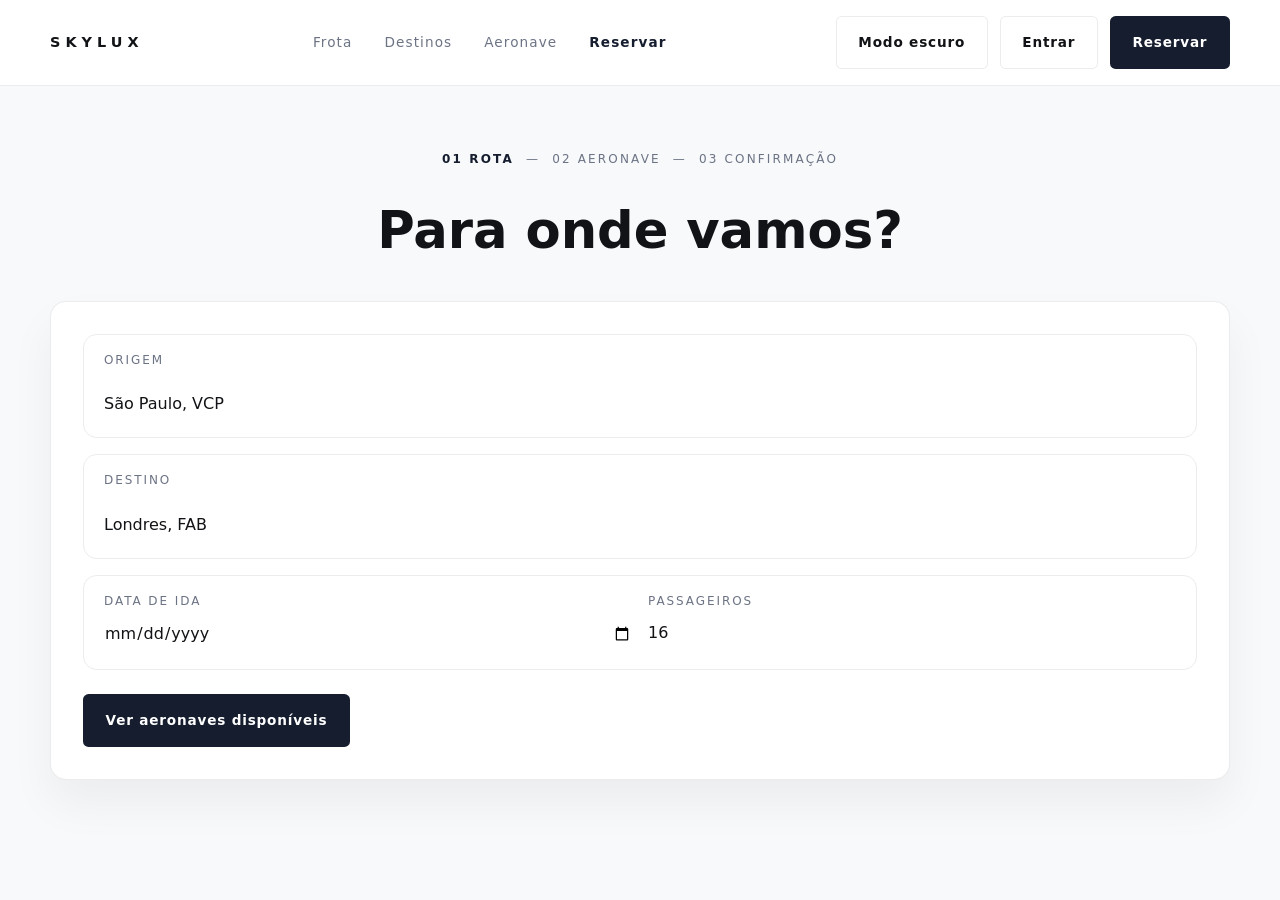
<file: Reservar/reservar.html>
<!DOCTYPE html>
<html lang="pt-BR">
<head>
  <meta charset="UTF-8">
  <meta name="viewport" content="width=device-width, initial-scale=1.0">
  <title>Reservar | SkyLux</title>
  <link rel="stylesheet" href="style.css">
</head>
<body>
  <input type="checkbox" id="theme-toggle" hidden>
  <div class="theme-root">
  <header class="site-header">
    <div class="container header-inner">
      <a class="brand" href="/index.html" style="text-decoration: none;">SKYLUX</a>
      <nav class="main-nav">
        <a href="/Frota/frota.html">Frota</a>
        <a href="/Destinos/destinos.html">Destinos</a>
        <a href="/Reservar/Aeronave/Aeronave.html">Aeronave</a>
        <a href="/Reservar/reservar.html" class="active">Reservar</a>
      </nav>
      <div class="header-actions">
        <label for="theme-toggle" class="button button-tertiary" aria-label="Alternar modo escuro"></label>
        <a class="button button-tertiary" href="/Home/login.html">Entrar</a>
        <a class="button button-primary" href="/Reservar/reservar.html">Reservar</a>
      </div>
    </div>
  </header>

  <main>
    <section class="section section-step">
      <div class="container step-indicator">
        <span class="step-item active">01 Rota</span>
        <span class="step-separator">—</span>
        <span class="step-item">02 Aeronave</span>
        <span class="step-separator">—</span>
        <span class="step-item">03 Confirmação</span>
      </div>

      <div class="container page-title">
        <h1>Para onde vamos?</h1>
      </div>

      <div class="container route-panel">
        <div class="route-grid">
          <div class="route-row">
            <label class="field-label">Origem</label>
            <input type="text" value="São Paulo, VCP">
          </div>
          <div class="route-row">
            <label class="field-label">Destino</label>
            <input type="text" value="Londres, FAB">
          </div>
          <div class="route-row route-row-split">
            <div>
              <label class="field-label">Data de ida</label>
              <input type="date" value="dd/mm/aaaa">
            </div>
            <div>
              <label class="field-label">Passageiros</label>
              <input type="number" value="16">
            </div>
          </div>
        </div>
        <a class="button button-primary route-button" href="/Reservar/Aeronave/Aeronave.html">Ver aeronaves disponíveis</a>
      </div>
    </section>
  </main>
  </div>
</body>
</html>
</file>
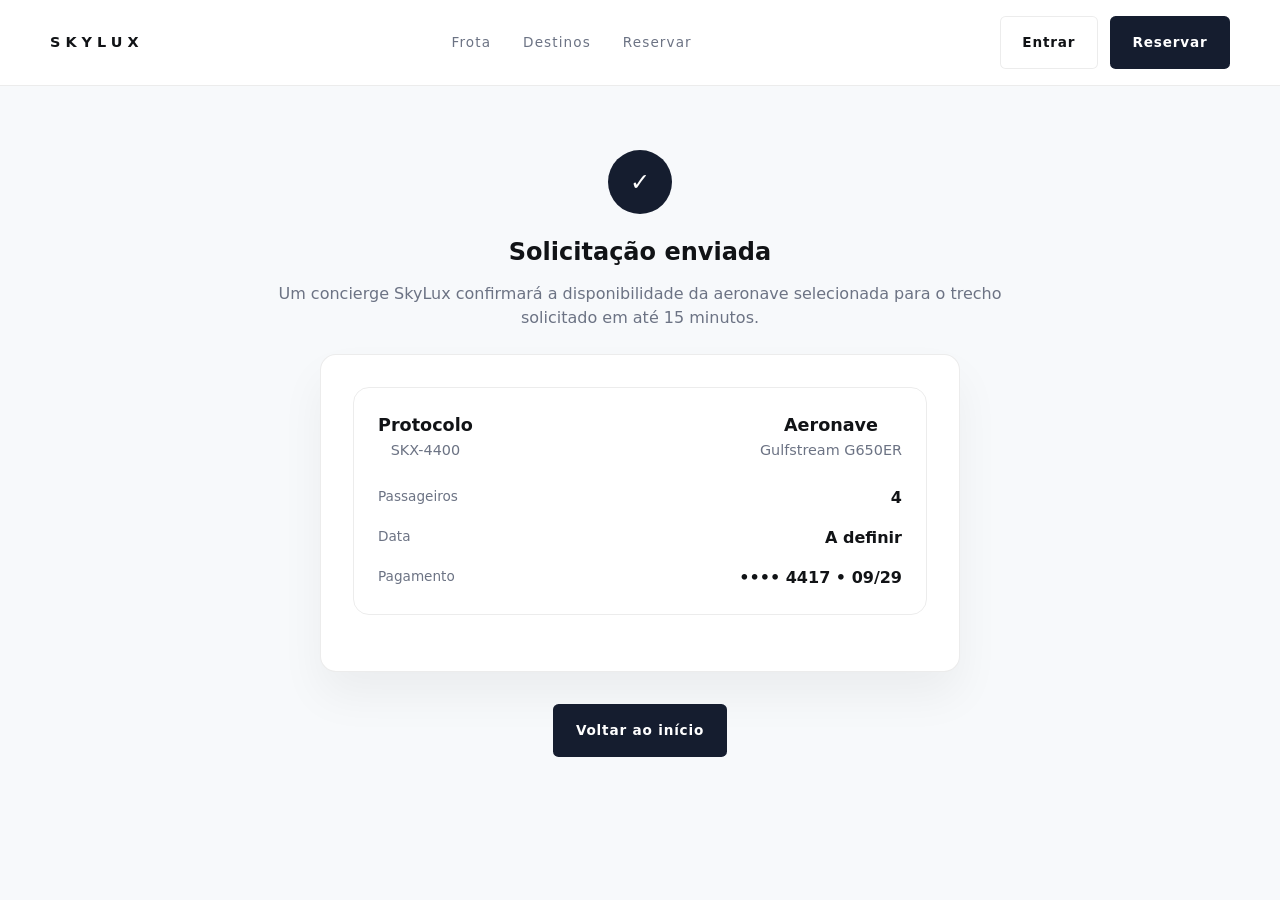
<file: Reservar/sucesso.html>
<!DOCTYPE html>
<html lang="pt-BR">
<head>
  <meta charset="UTF-8">
  <meta name="viewport" content="width=device-width, initial-scale=1.0">
  <title>Solicitação Enviada | SkyLux</title>
  <link rel="stylesheet" href="style.css">
</head>
<body>
  <header class="site-header">
    <div class="container header-inner">
      <a class="brand" href="/index.html" style="text-decoration: none;">SKYLUX</a>
      <nav class="main-nav">
        <a href="/Frota/frota.html">Frota</a>
        <a href="/Destinos/destinos.html">Destinos</a>
        <a href="/Reservar/reservar.html">Reservar</a>
      </nav>
      <div class="header-actions">
        <a class="button button-tertiary" href="/Login/login.html">Entrar</a>
        <a class="button button-primary" href="/Reservar/reservar.html">Reservar</a>
      </div>
    </div>
  </header>

  <main>
    <section class="section">
      <div class="container" style="text-align:center;">
        <div style="width:64px;height:64px;margin:0 auto 1.25rem;border-radius:50%;background:#151d2f;display:inline-flex;align-items:center;justify-content:center;color:#fff;font-size:24px;">✓</div>
        <h1>Solicitação enviada</h1>
        <p style="color:#6c7384;max-width:48rem;margin:0.75rem auto 1.5rem;">Um concierge SkyLux confirmará a disponibilidade da aeronave selecionada para o trecho solicitado em até 15 minutos.</p>

        <div class="confirmation-panel" style="max-width:640px;margin:0 auto 1.5rem;">
          <div class="confirmation-card">
            <div class="confirmation-header">
              <div>
                <strong>Protocolo</strong>
                <span>SKX-4400</span>
              </div>
              <div>
                <strong>Aeronave</strong>
                <span>Gulfstream G650ER</span>
              </div>
            </div>
            <div class="confirmation-grid">
              <div><span>Passageiros</span><strong>4</strong></div>
              <div><span>Data</span><strong>A definir</strong></div>
              <div><span>Pagamento</span><strong>•••• 4417 • 09/29</strong></div>
            </div>
          </div>
        </div>

        <a class="button button-primary" href="/index.html" style="display:inline-block;margin-top:0.5rem;">Voltar ao início</a>
      </div>
    </section>
  </main>
</body>
</html>
</file>
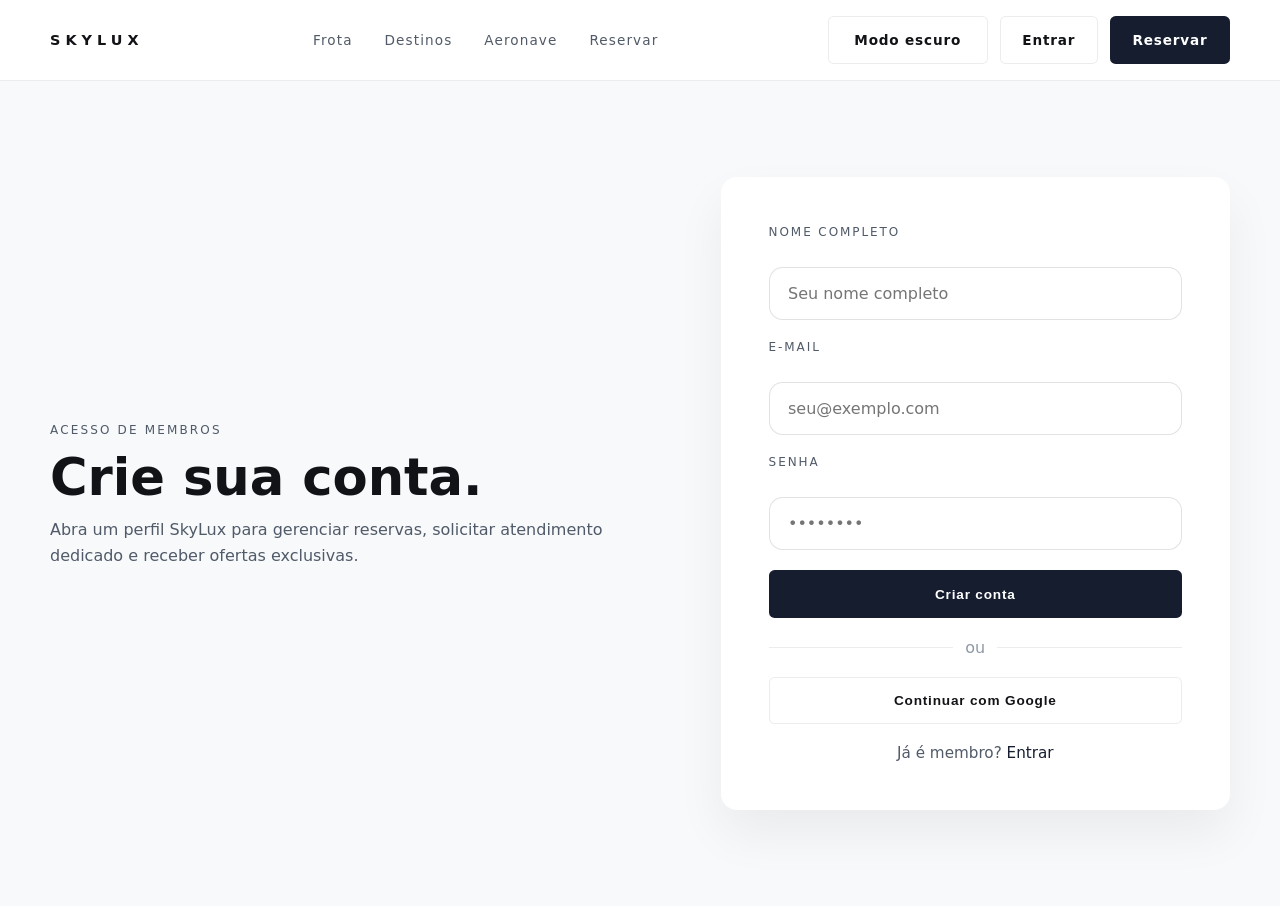
<file: Login/Cadastro/cadastro.html>
<!DOCTYPE html>
<html lang="pt-BR">
<head>
  <meta charset="UTF-8">
  <meta name="viewport" content="width=device-width, initial-scale=1.0">
  <title>Criar conta | SkyLux</title>
  <link rel="stylesheet" href="style.css">
</head>
<body>
  <input type="checkbox" id="theme-toggle" hidden>
  <div class="theme-root">
  <header class="site-header">
    <div class="container header-inner">
      <a class="brand" href="/index.html" style="text-decoration: none;">SKYLUX</a>
      <nav class="main-nav">
        <a href="/Frota/frota.html">Frota</a>
        <a href="/Destinos/destinos.html">Destinos</a>
        <a href="/Reservar/Aeronave/Aeronave.html">Aeronave</a>
        <a href="/Reservar/reservar.html">Reservar</a>
      </nav>
      <div class="header-actions">
        <label for="theme-toggle" class="button button-tertiary" aria-label="Alternar modo escuro"></label>
        <a class="button button-tertiary" href="/Login/login.html">Entrar</a>
        <a class="button button-primary" href="/Reservar/reservar.html">Reservar</a>
      </div>
    </div>
  </header>

  <main>
    <section class="register-section">
      <div class="container register-grid">
        <div class="register-copy">
          <span class="label">Acesso de membros</span>
          <h1>Crie sua conta.</h1>
          <p>Abra um perfil SkyLux para gerenciar reservas, solicitar atendimento dedicado e receber ofertas exclusivas.</p>
        </div>

        <div class="register-panel">
          <form class="register-form">
            <label class="field-label" for="fullname">Nome completo</label>
            <input class="form-input" type="text" id="fullname" name="fullname" placeholder="Seu nome completo" required>

            <label class="field-label" for="email">E-mail</label>
            <input class="form-input" type="email" id="email" name="email" placeholder="seu@exemplo.com" required>

            <label class="field-label" for="password">Senha</label>
            <input class="form-input" type="password" id="password" name="password" placeholder="••••••••" required>

            <button class="button button-primary register-button" type="submit">Criar conta</button>

            <div class="login-divider">
              <span>ou</span>
            </div>

            <button class="button button-secondary register-google" type="button">Continuar com Google</button>

            <p class="register-footer">Já é membro? <a href="/Login/login.html">Entrar</a></p>
          </form>
        </div>
      </div>
    </section>
  </main>
  </div>
</body>
</html>
</file>
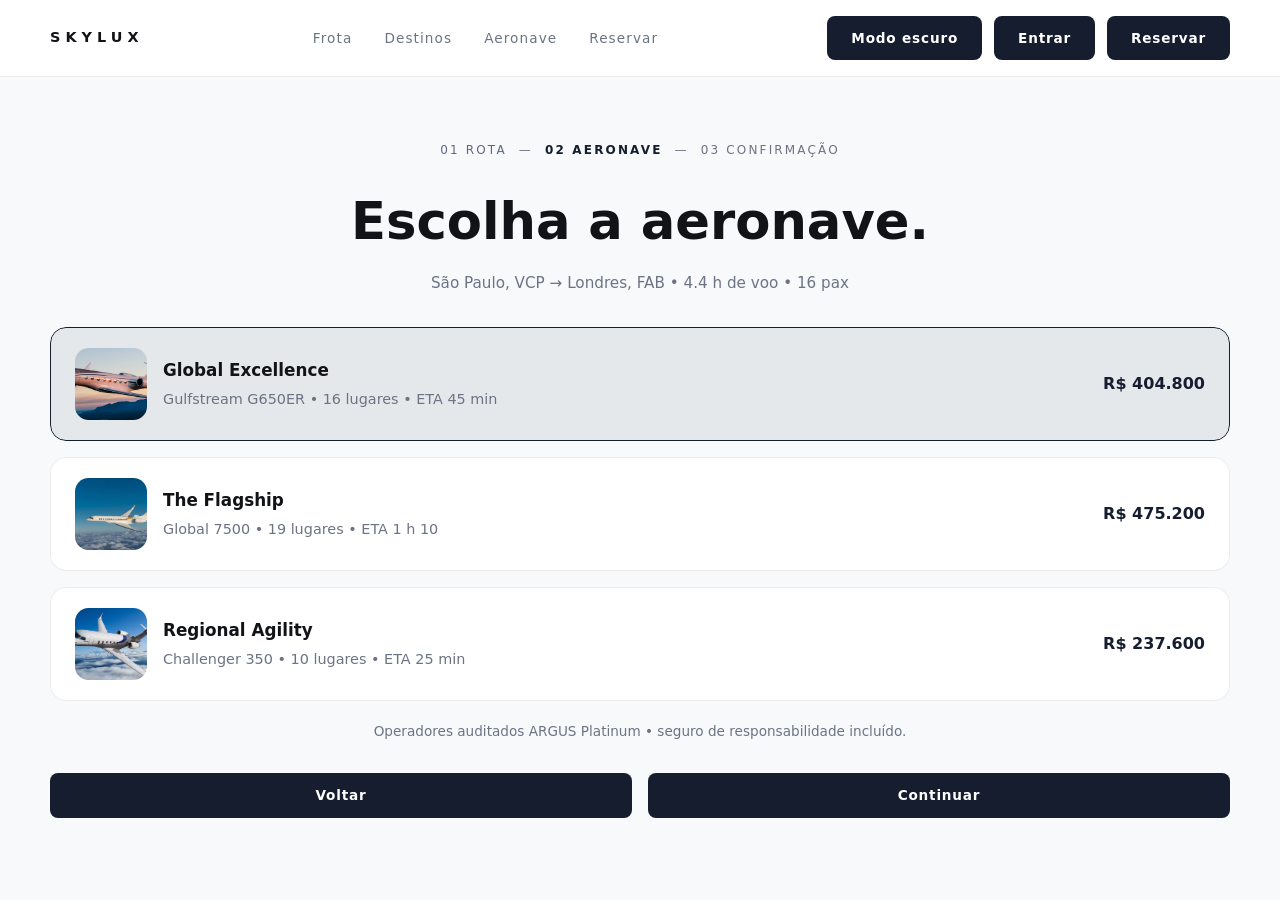
<file: Reservar/Aeronave/Aeronave.html>
<!DOCTYPE html>
<html lang="pt-BR">
<head>
  <meta charset="UTF-8">
  <meta name="viewport" content="width=device-width, initial-scale=1.0">
  <title>Skylux</title>
  <link rel="stylesheet" href="../style.css">
  <link rel="stylesheet" href="style.css">
</head>
<body>
  <input type="checkbox" id="theme-toggle" hidden>
  <div class="theme-root">
    <header class="site-header">
      <div class="container header-inner">
        <a class="brand" href="/index.html" style="text-decoration: none;">SKYLUX</a>
        <nav class="main-nav">
          <a href="/Frota/frota.html">Frota</a>
          <a href="/Destinos/destinos.html">Destinos</a>
          <a href="/Reservar/Aeronave/Aeronave.html">Aeronave</a>
          <a href="/Reservar/reservar.html">Reservar</a>
        </nav>
        <div class="header-actions">
          <label for="theme-toggle" class="button button-tertiary" aria-label="Alternar modo escuro"></label>
          <a class="button button-tertiary" href="/Login/login.html">Entrar</a>
          <a class="button button-primary" href="/Reservar/reservar.html">Reservar</a>
        </div>
      </div>
    </header>

  <main>
    <section class="section section-step">
      <div class="container step-indicator">
        <span class="step-item done">01 Rota</span>
        <span class="step-separator">—</span>
        <span class="step-item active">02 Aeronave</span>
        <span class="step-separator">—</span>
        <span class="step-item">03 Confirmação</span>
      </div>

      <div class="container page-title">
        <h1>Escolha a aeronave.</h1>
        <p class="page-subtitle">São Paulo, VCP → Londres, FAB • 4.4 h de voo • 16 pax</p>
      </div>

      <div class="container aircraft-list">
        <div class="aircraft-option">
          <input class="aircraft-input" type="radio" id="aircraft-global" name="aircraft" value="global" checked hidden>
          <label class="aircraft-card" for="aircraft-global">
            <div class="aircraft-meta">
              <img src="/Imagens/Captura de tela 2026-08-02 103123.png" alt="Global Excellence">
              <div>
                <h2>Global Excellence</h2>
                <p>Gulfstream G650ER • 16 lugares • ETA 45 min</p>
              </div>
            </div>
            <span class="price">R$ 404.800</span>
          </label>
        </div>

        <div class="aircraft-option">
          <input class="aircraft-input" type="radio" id="aircraft-flagship" name="aircraft" value="flagship" hidden>
          <label class="aircraft-card" for="aircraft-flagship">
            <div class="aircraft-meta">
              <img src="/Imagens/Captura de tela 2026-08-02 103324.png" alt="The Flagship">
              <div>
                <h2>The Flagship</h2>
                <p>Global 7500 • 19 lugares • ETA 1 h 10</p>
              </div>
            </div>
            <span class="price">R$ 475.200</span>
          </label>
        </div>

        <div class="aircraft-option">
          <input class="aircraft-input" type="radio" id="aircraft-regional" name="aircraft" value="regional" hidden>
          <label class="aircraft-card" for="aircraft-regional">
            <div class="aircraft-meta">
              <img src="/Imagens/Captura de tela 2026-08-02 103547.png" alt="Regional Agility">
              <div>
                <h2>Regional Agility</h2>
                <p>Challenger 350 • 10 lugares • ETA 25 min</p>
              </div>
            </div>
            <span class="price">R$ 237.600</span>
          </label>
        </div>
      </div>

      <div class="container aircraft-disclaimer">
        Operadores auditados ARGUS Platinum • seguro de responsabilidade incluído.
      </div>

      <div class="container action-row">
        <a class="button button-tertiary" href="/Reservar/reservar.html" role="button">Voltar</a>
        <a class="button button-primary" href="/Reservar/Confirmacao/confirmacao.html" role="button">Continuar</a>
      </div>
    </section>
  </main>
  </div>
</body>
</html>
</file>
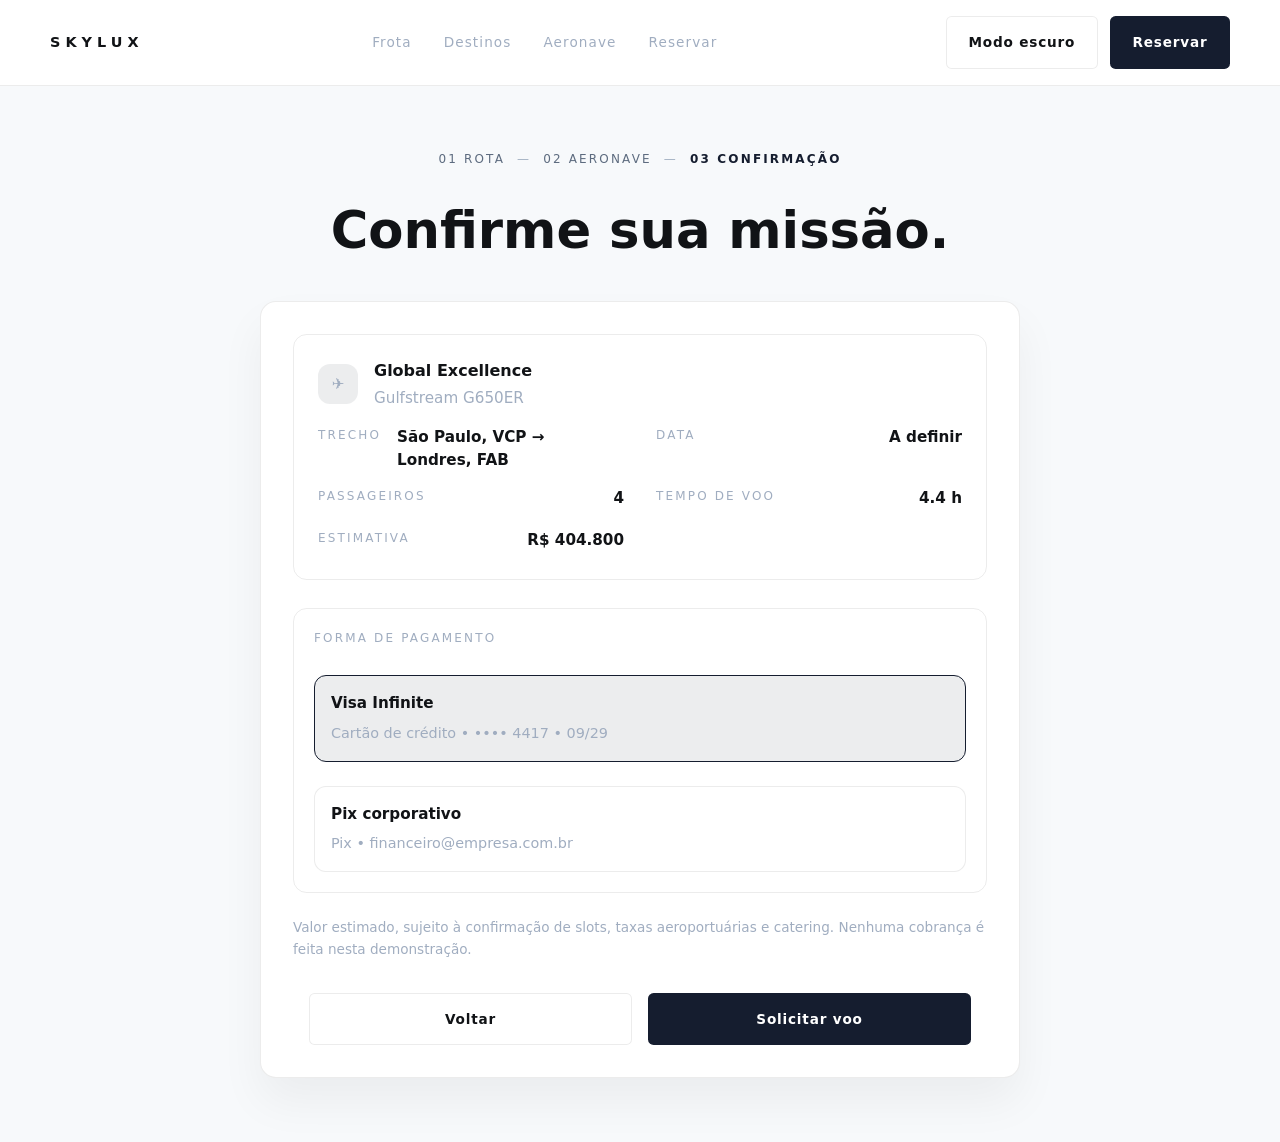
<file: Reservar/Confirmacao/confirmacao.html>
<!DOCTYPE html>
<html lang="pt-BR">
<head>
  <meta charset="UTF-8">
  <meta name="viewport" content="width=device-width, initial-scale=1.0">
  <title>Confirmação | SkyLux</title>
  <link rel="stylesheet" href="../style.css">
  <link rel="stylesheet" href="style.css">
</head>
<body>
    <input type="checkbox" id="theme-toggle" hidden>
    <div class="theme-root">
      <header class="site-header">
        <div class="container header-inner">
          <a class="brand" href="/index.html" style="text-decoration: none;">SKYLUX</a>
          <nav class="main-nav">
            <a href="/Frota/frota.html">Frota</a>
            <a href="/Destinos/destinos.html">Destinos</a>
            <a href="/Reservar/Aeronave/Aeronave.html">Aeronave</a>
            <a href="/Reservar/reservar.html">Reservar</a>
          </nav>
          <div class="header-actions">
            <label for="theme-toggle" class="button button-tertiary" aria-label="Alternar modo escuro"></label>
            <a class="button button-primary" href="/Reservar/reservar.html">Reservar</a>
          </div>
        </div>
      </header>
    <section class="section section-step">
      <div class="container step-indicator">
        <span class="step-item done">01 Rota</span>
        <span class="step-separator">—</span>
        <span class="step-item done">02 Aeronave</span>
        <span class="step-separator">—</span>
        <span class="step-item active">03 Confirmação</span>
      </div>

      <div class="container page-title">
        <h1>Confirme sua missão.</h1>
      </div>

      <div class="container confirmation-panel">
        <div class="confirmation-card">
          <div class="confirmation-header">
            <div class="confirmation-title">
              <span class="confirmation-badge">✈</span>
              <div>
                <strong>Global Excellence</strong>
                <span>Gulfstream G650ER</span>
              </div>
            </div>
          </div>

          <div class="confirmation-grid">
            <div>
              <span>Trecho</span>
              <strong>São Paulo, VCP → Londres, FAB</strong>
            </div>
            <div>
              <span>Data</span>
              <strong>A definir</strong>
            </div>
            <div>
              <span>Passageiros</span>
              <strong>4</strong>
            </div>
            <div>
              <span>Tempo de voo</span>
              <strong>4.4 h</strong>
            </div>
            <div>
              <span>Estimativa</span>
              <strong>R$ 404.800</strong>
            </div>
          </div>
        </div>

        <div class="payment-panel">
          <p class="payment-heading">Forma de pagamento</p>

          <div class="payment-item">
            <input class="payment-input" type="radio" id="pay-card" name="payment" value="card" checked hidden>
            <label class="payment-option" for="pay-card">
              <div class="payment-details">
                <strong>Visa Infinite</strong>
                <span>Cartão de crédito • •••• 4417 • 09/29</span>
              </div>
            </label>
          </div>

          <div class="payment-item">
            <input class="payment-input" type="radio" id="pay-pix" name="payment" value="pix" hidden>
            <label class="payment-option" for="pay-pix">
              <div class="payment-details">
                <strong>Pix corporativo</strong>
                <span>Pix • financeiro@empresa.com.br</span>
              </div>
            </label>
          </div>
        </div>

        <p class="payment-note">Valor estimado, sujeito à confirmação de slots, taxas aeroportuárias e catering. Nenhuma cobrança é feita nesta demonstração.</p>

        <div class="container action-row">
          <a class="button button-tertiary" href="/Reservar/Aeronave/Aeronave.html" role="button">Voltar</a>
          <a class="button button-primary" href="/Reservar/Sucesso/sucesso.html" role="button">Solicitar voo</a>
        </div>
      </div>
    </section>
  </main>
  </div>
</body>
</html>
</file>
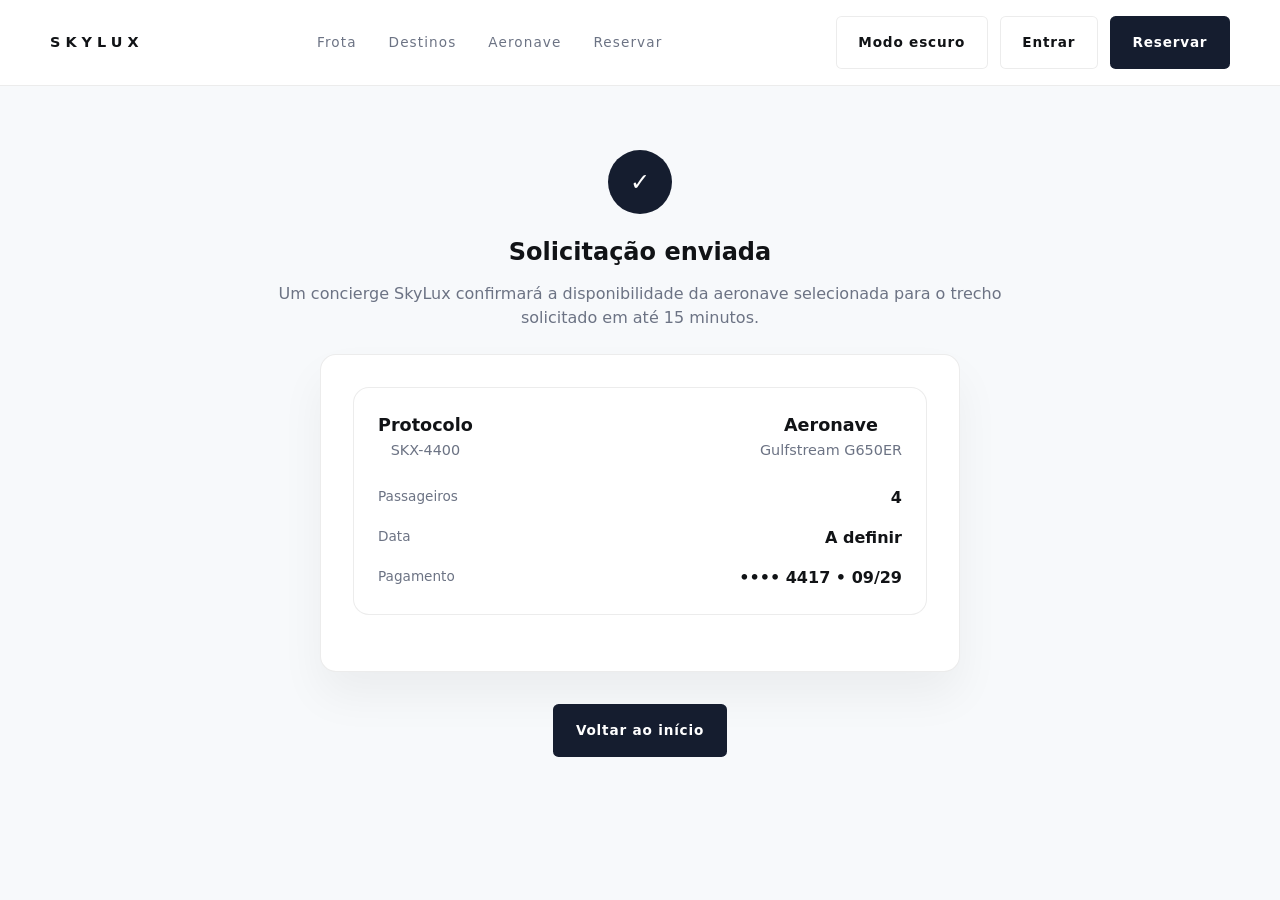
<file: Reservar/Sucesso/sucesso.html>
<!DOCTYPE html>
<html lang="pt-BR">
<head>
  <meta charset="UTF-8">
  <meta name="viewport" content="width=device-width, initial-scale=1.0">
  <title>Solicitação Enviada | SkyLux</title>
  <link rel="stylesheet" href="style.css">
</head>
<body>
  <input type="checkbox" id="theme-toggle" hidden>
  <div class="theme-root">
  <header class="site-header">
    <div class="container header-inner">
      <a class="brand" href="/index.html" style="text-decoration: none;">SKYLUX</a>
      <nav class="main-nav">
        <a href="/Frota/frota.html">Frota</a>
        <a href="/Destinos/destinos.html">Destinos</a>
        <a href="/Reservar/Aeronave/Aeronave.html">Aeronave</a>
        <a href="/Reservar/reservar.html">Reservar</a>
      </nav>
      <div class="header-actions">
         <label for="theme-toggle" class="button button-tertiary" aria-label="Alternar modo escuro"></label>
        <a class="button button-tertiary" href="/Login/login.html">Entrar</a>
        <a class="button button-primary" href="/Reservar/reservar.html">Reservar</a>
      </div>
    </div>
  </header>

  <main>
    <section class="section">
      <div class="container" style="text-align:center;">
        <div class="success-icon">✓</div>
        <h1>Solicitação enviada</h1>
        <p class="success-text">Um concierge SkyLux confirmará a disponibilidade da aeronave selecionada para o trecho solicitado em até 15 minutos.</p>

        <div class="confirmation-panel" style="max-width:640px;margin:0 auto 1.5rem;">
          <div class="confirmation-card">
            <div class="confirmation-header">
              <div>
                <strong>Protocolo</strong>
                <span>SKX-4400</span>
              </div>
              <div>
                <strong>Aeronave</strong>
                <span>Gulfstream G650ER</span>
              </div>
            </div>
            <div class="confirmation-grid">
              <div><span>Passageiros</span><strong>4</strong></div>
              <div><span>Data</span><strong>A definir</strong></div>
              <div><span>Pagamento</span><strong>•••• 4417 • 09/29</strong></div>
            </div>
          </div>
        </div>

        <a class="button button-primary" href="/index.html" style="display:inline-block;margin-top:0.5rem;">Voltar ao início</a>
      </div>
    </section>
  </main>
  </div>
</body>
</html>
</file>
<file: style.css>
* {
  box-sizing: border-box;
  margin: 0;
  padding: 0;
}
@import url('https://fonts.googleapis.com/css2?family=Roboto+Flex:opsz,wght,XOPQ,XTRA,YOPQ,YTDE,YTFI,YTLC,YTUC@8..144,100..1000,96,468,79,-203,738,514,712&display=swap');
@import url('https://fonts.googleapis.com/css2?family=Inter:ital,opsz,wght@0,14..32,100..900;1,14..32,100..900&family=Roboto+Flex:opsz,wght,XOPQ,XTRA,YOPQ,YTDE,YTFI,YTLC,YTUC@8..144,100..1000,96,468,79,-203,738,514,712&display=swap');

@media (max-width: 768px) {
  body {
    font-size: 14px;
  }
  .container {
    width: 100%;
    padding: 10px;
  }
}

:root {
  color-scheme: light;
  font-family: Inter, system-ui, -apple-system, BlinkMacSystemFont, "Segoe UI", sans-serif;
  color: #111316;
  background: #f7f9fb;
  font-size: 16px;
  line-height: 1.5;

  --bg: #f7f9fb;
  --surface: #fff;
  --surface-strong: rgba(255, 255, 255, 0.95);
  --surface-muted: rgba(21, 29, 47, 0.08);
  --text: #111316;
  --muted: #505a68;
  --muted-strong: #5d6b7f;
  --border: rgba(17, 19, 22, 0.08);
  --border-strong: rgba(17, 19, 22, 0.12);
  --card-shadow: 0 24px 65px rgba(17, 19, 22, 0.05);
  --shadow-soft: 0 20px 40px rgba(17, 19, 22, 0.05);
  --primary: #151d2f;
  --primary-contrast: #fff;
}

.theme-root {
  --bg: #f7f9fb;
  --surface: #fff;
  --surface-strong: rgba(255, 255, 255, 0.95);
  --surface-muted: rgba(21, 29, 47, 0.08);
  --text: #111316;
  --muted: #505a68;
  --muted-strong: #5d6b7f;
  --border: rgba(17, 19, 22, 0.08);
  --border-strong: rgba(17, 19, 22, 0.12);
  --card-shadow: 0 24px 65px rgba(17, 19, 22, 0.05);
  --shadow-soft: 0 20px 40px rgba(17, 19, 22, 0.05);
  --primary: #151d2f;
  --primary-contrast: #fff;
  background: var(--bg);
  color: var(--text);
  min-height: 100vh;
}

#theme-toggle:checked ~ .theme-root {
  --bg: #0d1119;
  --surface: #131a2b;
  --surface-strong: rgba(17, 24, 38, 0.95);
  --surface-muted: rgba(255, 255, 255, 0.08);
  --text: #f5f7fb;
  --muted: #a0adc0;
  --muted-strong: #8fa5c1;
  --border: rgba(255, 255, 255, 0.08);
  --border-strong: rgba(255, 255, 255, 0.12);
  --card-shadow: 0 24px 65px rgba(0, 0, 0, 0.35);
  --shadow-soft: 0 20px 40px rgba(0, 0, 0, 0.35);
  --primary: #dbe5ff;
  --primary-contrast: #0d1119;
  background: var(--bg);
  color: var(--text);
}

#theme-toggle:checked ~ .theme-root .header-actions label[for="theme-toggle"] {
  background: var(--surface-muted);
  color: var(--text);
}

#theme-toggle:checked ~ .theme-root .header-actions label[for="theme-toggle"]::after {
  content: "Modo claro";
}

#theme-toggle:not(:checked) ~ .theme-root .header-actions label[for="theme-toggle"]::after {
  content: "Modo escuro";
}

.dark {
  color-scheme: dark;
  --bg: #0d1119;
  --surface: #131a2b;
  --surface-strong: rgba(17, 24, 38, 0.95);
  --surface-muted: rgba(255, 255, 255, 0.08);
  --text: #f5f7fb;
  --muted: #a0adc0;
  --muted-strong: #8fa5c1;
  --border: rgba(255, 255, 255, 0.08);
  --border-strong: rgba(255, 255, 255, 0.12);
  --card-shadow: 0 24px 65px rgba(0, 0, 0, 0.35);
  --shadow-soft: 0 20px 40px rgba(0, 0, 0, 0.35);
  --primary: #dbe5ff;
  --primary-contrast: #0d1119;

}
.dark .button-primary {
  background: var(--primary);
  color: var(--primary-contrast);
}
.dark .button-tertiary {
  background: var(--surface-muted);
  color: var(--text);
}

.dark .brand {
  color: white;
}
body {
  min-height: 100vh;
  background: var(--bg);
  color: var(--text);
}

img {
  display: block;
  max-width: 100%;
  height: auto;
}

.container {
  width: min(1180px, calc(100% - 2rem));
  margin: 0 auto;
}

.site-header {
  position: sticky;
  top: 0;
  z-index: 10;
  background: var(--surface-strong);
  backdrop-filter: blur(14px);
  border-bottom: 1px solid var(--border);
}

.header-inner {
  display: flex;
  align-items: center;
  justify-content: space-between;
  gap: 1rem;
  padding: 1rem 0;
}

.brand {
  font-weight: 700;
  letter-spacing: 0.35em;
  text-transform: uppercase;
  font-size: 0.9rem;
  color: var(--text);
  text-decoration: none;
  color: inherit;
}

.main-nav {
  display: flex;
  align-items: center;
  gap: 9.3rem; 
}

.main-nav a {
  font-size: 0.85rem;
  letter-spacing: 0.08em;
  color: #48515e;
}

#theme-toggle:checked ~ .theme-root .main-nav a,
#theme-toggle:checked ~ .theme-root .link-small,
#theme-toggle:checked ~ .theme-root .label,
#theme-toggle:checked ~ .theme-root .footer-links a {
  color: #fff;
}

.link-small {
  color: var(--text);
  text-decoration: none;
}

.header-actions {
  display: flex;
  align-items: center;
  gap: 0.75rem;
}

.button {
  display: inline-flex;
  align-items: center;
  justify-content: center;
  padding: 0.95rem 1.35rem;
  border-radius: 0.35rem;
  border: 1px solid transparent;
  font-size: 0.85rem;
  font-weight: 700;
  letter-spacing: 0.06em;
}
.button-primary {
  background: #151d2f;
  color: #fff;
}

.button-tertiary {
  background: var(--surface-muted);
  color: var(--text);
}

.button-secondary {
  background: var(--primary);
  color: var(--primary-contrast);
}

.hero {
  padding: 4rem 0 2rem;
}

.hero-grid {
  display: grid;
  grid-template-columns: 1.2fr 0.8fr;
  gap: 2rem;
  align-items: start;
}

.hero-copy {
  max-width: 42rem;
}

.label {
  display: inline-block;
  margin-bottom: 1rem;
  font-size: 0.75rem;
  letter-spacing: 0.18em;
  text-transform: uppercase;
  color: #5d6b7f;
}

.hero-copy h1,
.section h2 {
  margin-bottom: 1rem;
  font-size: clamp(2.4rem, 4vw, 4rem);
  line-height: 0.95;
}

.hero-copy p,
.section p,
.step-card p,
.destino-copy p {
  color: var(--muted);
  max-width: 42rem;
}

.destino-grid {
   display: grid;
   grid-template-columns: minmax(0, 0.65fr) minmax(0, 0.35fr);
   gap: 2rem;
   row-gap: 2.5rem;
   align-items: start;
 }
 
 .destino-switcher {
  display: grid;
  gap: 1.5rem;
}

.destino-media {
  display: grid;
  gap: 1.5rem;
}

.destino-switcher-buttons {
  display: flex;
  flex-wrap: wrap;
  gap: 0.75rem;
}

.destino-switcher .button-tertiary {
  min-width: 10rem;
  padding: 0.75rem 1rem;
}

.destino-view {
  position: relative;
  min-height: 26rem;
  overflow: hidden;
  border-radius: 1rem;
  background: var(--surface);
  border: 1px solid var(--border);
  box-shadow: var(--card-shadow);
}

.destino-slide {
  position: absolute;
  inset: 0;
  padding: 2rem;
  opacity: 0;
  visibility: hidden;
  transform: translateY(1rem);
  transition: opacity 0.35s ease, transform 0.35s ease;
  display: grid;
  align-items: end;
  justify-items: start;
  z-index: 0;
  pointer-events: none;
}

.destino-slide::after {
  content: "";
  position: absolute;
  inset: 0;
  background: linear-gradient(180deg, rgba(0, 0, 0, 0.1) 0%, rgba(0, 0, 0, 0.55) 100%);
  z-index: 1;
}

.destino-slide img {
  position: absolute;
  inset: 0;
  width: 100%;
  height: 100%;
  object-fit: cover;
  display: block;

}

.destino-slide-copy {
  position: relative;
  z-index: 2;
  display: grid;
  gap: 0.5rem;
  max-width: 28rem;
}

.destino-slide .destino-title {
  margin: 0;
  font-size: 1.5rem;
  font-weight: 700;
  color: #ffffff;
  padding: 2rem;
}

.destino-slide span,
.destino-slide p {
  color: rgba(255, 255, 255, 0.9);
}

#destino-stmoritz:checked ~ .destino-view .slide-stmoritz,
#destino-amalfi:checked ~ .destino-view .slide-amalfi,
#destino-mustique:checked ~ .destino-view .slide-mustique {
  opacity: 1;
  visibility: visible;
  transform: translateY(0);
  z-index: 2;
  pointer-events: auto;
}

.destino-switcher-buttons label {
  cursor: pointer;
}

#destino-stmoritz:checked ~ .destino-switcher-buttons label[for="destino-stmoritz"],
#destino-amalfi:checked ~ .destino-switcher-buttons label[for="destino-amalfi"],
#destino-mustique:checked ~ .destino-switcher-buttons label[for="destino-mustique"] {
  background: var(--primary);
  color: var(--primary-contrast);
}

.hero-panel {
  padding: 2rem;
  border: 1px solid var(--border);
  border-radius: 1rem;
  background: var(--surface);
  box-shadow: var(--card-shadow);
}

.form-row {
  display: grid;
  grid-template-columns: repeat(2, minmax(0, 1fr));
  gap: 1rem;
  margin-bottom: 1.2rem;
}

.field-label {
  display: block;
  margin-bottom: 0.4rem;
  font-size: 0.75rem;
  text-transform: uppercase;
  letter-spacing: 0.16em;
  color: #8f98a7;
}

.hero-stats {
  display: grid;
  grid-template-columns: repeat(4, minmax(0, 1fr));
  gap: 1rem;
  margin: 2rem auto 0;
  padding: 2rem 0 1rem;
  border-top: 1px solid var(--border);
}

.stat {
  background: var(--surface);
  border: 1px solid var(--border);
  border-radius: 1rem;
  padding: 1rem 1.2rem;
  text-align: center;
}

.fleet-grid {
  display: flex;
  justify-content: center;
  gap: 1.5rem;
  flex-wrap: wrap;
  margin-top: 2rem;
}

.fleet-card {
  width: min(360px, 100%);
  background: var(--surface);
  border: 1px solid var(--border);
  border-radius: 1rem;
  overflow: hidden;
  box-shadow: var(--shadow-soft);
}

.fleet-card img {
  width: 100%;
  height: auto;
  display: block;
}

.fleet-content {
  padding: 1.5rem;
}

.fleet-tag {
  display: inline-flex;
  margin-bottom: 1rem;
  padding: 0.5rem 0.75rem;
  background: var(--surface-muted);
  color: var(--text);
  border-radius: 999px;
  font-size: 0.75rem;
  letter-spacing: 0.12em;
  text-transform: uppercase;
}

.fleet-card h3 {
  margin: 0 0 0.75rem;
}

.fleet-card p {
  margin-bottom: 1rem;
  color: var(--muted);
}

.fleet-meta {
  display: flex;
  flex-wrap: wrap;
  gap: 0.75rem;
  color: var(--muted-strong);
  font-size: 0.9rem;
}

.fleet-meta span {
  display: inline-flex;
  gap: 0.35rem;
}

.stat strong {
  display: block;
  font-size: 1.25rem;
  margin-bottom: 0.5rem;
}

.stat span {
  color: var(--muted);
  font-size: 0.85rem;
}

.section {
  padding: 4rem 0;
}

.login-section {
  padding: 6rem 0;
}

.login-panel {
  max-width: 520px;
  margin: 0 auto;
  padding: 3rem;
  border-radius: 1.25rem;
  background: var(--surface);
  box-shadow: 0 24px 65px rgba(0, 0, 0, 0.12);
}

.login-panel h1 {
  margin: 0.5rem 0 1rem;
  font-size: clamp(2rem, 3vw, 2.75rem);
  line-height: 1.05;
}

.login-panel p {
  margin-bottom: 2rem;
  color: #505a68;
  max-width: 36rem;
}

.login-form {
  display: grid;
  gap: 1rem;
}

.form-group {
  display: grid;
  gap: 0.5rem;
}

.form-input {
  width: 100%;
  padding: 0.95rem 1rem;
  border: 1px solid var(--border-strong);
  border-radius: 0.75rem;
  font: inherit;
  background: var(--surface);
}

.form-actions {
  display: flex;
  justify-content: space-between;
  align-items: center;
  gap: 1rem;
}

.remember {
  display: inline-flex;
  align-items: center;
  gap: 0.5rem;
  color: var(--muted-strong);
  font-size: 0.9rem;
}

.login-footer {
  margin-top: 1rem;
  color: var(--muted);
  font-size: 0.95rem;
}

.login-footer a {
  color: var(--text);
}

.section-header {
  display: flex;
  justify-content: space-between;
  align-items: center;
  gap: 1rem;
  margin-bottom: 2rem;
}

.steps-grid {
  display: grid;
  grid-template-columns: repeat(3, minmax(0, 1fr));
  gap: 1rem;
}

.step-card {
  background: var(--surface);
  border: 1px solid var(--border);
  border-radius: 1.2rem;
  padding: 2rem;
}

.step-number {
  display: inline-flex;
  width: 2.5rem;
  height: 2.5rem;
  align-items: center;
  justify-content: center;
  border-radius: 50%;
  background: var(--primary);
  color: var(--primary-contrast);
  font-weight: 700;
  margin-bottom: 1rem;
}

.step-card h3 {
  margin-bottom: 0.75rem;
  font-size: 1.1rem;
}

.site-footer {
  padding: 3rem 0 2rem;
}

.footer-grid {
  display: flex;
  justify-content: space-between;
  align-items: flex-end;
  gap: 1rem;
  color: var(--muted-strong);
}

.footer-stats {
  display: grid;
  grid-template-columns: repeat(4, minmax(0, 1fr));
  gap: 1rem;
}

.footer-stats strong {
  display: block;
  color: var(--text);
  margin-bottom: 0.35rem;
}

.footer-links {
  display: flex;
  gap: 1.25rem;
  align-items: center;
}

.footer-links a {
  color: #5d6b7f;
  font-size: 0.85rem;
}

@media (max-width: 980px) {
  .hero-grid,
  .destino-grid,
  .fleet-grid,
  .steps-grid,
  .footer-grid,
  .hero-stats {
    grid-template-columns: 1fr;
  }

  .main-nav {
    display: flex;
    flex-wrap: wrap;
    justify-content: center;
    gap: 0.5rem;
  }

  .main-nav a {
    padding: 0.5rem 0.65rem;
    background: var(--surface-muted);
    border-radius: 0.35rem;
  }
}

@media (max-width: 680px) {
  .header-inner {
    flex-wrap: wrap;
    justify-content: center;
  }

  .hero {
    padding-top: 3rem;
  }

  .hero-panel,
  .fleet-card,
  .quote-card,
  .step-card {
    padding: 1.25rem;
  }

  .hero-copy h1,
  .section-header h2 {
    font-size: 2.2rem;
  }

  .hero-stats {
    padding: 1.5rem 0 0;
  }

  .quote-card {
    position: static;
    margin-top: 1.25rem;
  }

  .footer-links {
    flex-wrap: wrap;
    justify-content: center;
  }
}

  @media (max-width: 680px) {
    .container {
      width: 100% !important;
      max-width: calc(100vw - 2rem);
    }

    .header-inner {
      padding: 0.75rem 0;
      min-width: 0;
    }

    .header-actions {
      width: 100%;
      min-width: 0;
      flex-wrap: wrap;
      justify-content: center;
    }

    .header-actions .button,
    .header-actions a {
      flex: 1 1 0;
      min-width: 0;
      text-align: center;
    }

    .button[for="theme-toggle"] {
      min-width: 0;
    }

    .form-row,
    .hero-stats,
    .steps-grid,
    .footer-stats {
      grid-template-columns: 1fr;
    }

    .footer-grid {
      align-items: flex-start;
      flex-direction: column;
    }
  }
</file>
<file: Home/style.css>
* {
  box-sizing: border-box;
  margin: 0;
  padding: 0;
}
@import url('https://fonts.googleapis.com/css2?family=Roboto+Flex:opsz,wght,XOPQ,XTRA,YOPQ,YTDE,YTFI,YTLC,YTUC@8..144,100..1000,96,468,79,-203,738,514,712&display=swap');
@import url('https://fonts.googleapis.com/css2?family=Inter:ital,opsz,wght@0,14..32,100..900;1,14..32,100..900&family=Roboto+Flex:opsz,wght,XOPQ,XTRA,YOPQ,YTDE,YTFI,YTLC,YTUC@8..144,100..1000,96,468,79,-203,738,514,712&display=swap');


:root {
  color-scheme: light;
  font-family: Inter, system-ui, -apple-system, BlinkMacSystemFont, "Segoe UI", sans-serif;
  color: #111316;
  background: #f7f9fb;
  font-size: 16px;
  line-height: 1.5;
}

body {
  min-height: 100vh;
  background: #f7f9fb;
}

img {
  display: block;
  max-width: 100%;
  height: auto;
}

.container {
  width: min(1180px, calc(100% - 2rem));
  margin: 0 auto;
}

.site-header {
  position: sticky;
  top: 0;
  z-index: 10;
  background: rgba(255, 255, 255, 0.95);
  backdrop-filter: blur(14px);
  border-bottom: 1px solid rgba(17, 19, 22, 0.08);
}

.header-inner {
  display: flex;
  align-items: center;
  justify-content: space-between;
  gap: 1rem;
  padding: 1rem 0;
}

.brand {
  font-weight: 700;
  letter-spacing: 0.35em;
  text-transform: uppercase;
  font-size: 0.9rem;
}

.main-nav {
  display: flex;
  align-items: center;
  gap: 2rem;
}

.main-nav a,
.link-small,
.site-footer a,
.button {
  text-decoration: none;
  color: inherit;
}

.main-nav a {
  font-size: 0.85rem;
  letter-spacing: 0.08em;
  color: #48515e;
}

.header-actions {
  display: flex;
  align-items: center;
  gap: 0.75rem;
}

.button {
  display: inline-flex;
  align-items: center;
  justify-content: center;
  padding: 0.95rem 1.35rem;
  border-radius: 0.35rem;
  border: 1px solid transparent;
  font-size: 0.85rem;
  font-weight: 700;
  letter-spacing: 0.06em;
}
.button-primary {
  background: #151d2f;
  color: #fff;
}

.button-tertiary {
  background: rgba(21, 29, 47, 0.08);
  color: #151d2f;
}

.button-secondary {
  background: #151d2f;
  color: #fff;
}

.hero {
  padding: 4rem 0 2rem;
}

.hero-grid {
  display: grid;
  grid-template-columns: 1.2fr 0.8fr;
  gap: 2rem;
  align-items: start;
}

.hero-copy {
  max-width: 42rem;
}

.label {
  display: inline-block;
  margin-bottom: 1rem;
  font-size: 0.75rem;
  letter-spacing: 0.18em;
  text-transform: uppercase;
  color: #5d6b7f;
}

.hero-copy h1,
.section h2 {
  margin-bottom: 1rem;
  font-size: clamp(2.4rem, 4vw, 4rem);
  line-height: 0.95;
}

.hero-copy p,
.section p,
.step-card p,
.destino-copy p {
  color: #505a68;
  max-width: 42rem;
}

.hero-panel {
  padding: 2rem;
  border: 1px solid rgba(17, 19, 22, 0.08);
  border-radius: 1rem;
  background: #fff;
  box-shadow: 0 24px 65px rgba(17, 19, 22, 0.05);
}

.form-row {
  display: grid;
  grid-template-columns: repeat(2, minmax(0, 1fr));
  gap: 1rem;
  margin-bottom: 1.2rem;
}

.field-label {
  display: block;
  margin-bottom: 0.4rem;
  font-size: 0.75rem;
  text-transform: uppercase;
  letter-spacing: 0.16em;
  color: #8f98a7;
}

.hero-stats {
  display: grid;
  grid-template-columns: repeat(4, minmax(0, 1fr));
  gap: 1rem;
  margin: 2rem auto 0;
  padding: 2rem 0 1rem;
  border-top: 1px solid rgba(17, 19, 22, 0.08);
}

.stat {
  background: #fff;
  border: 1px solid rgba(17, 19, 22, 0.08);
  border-radius: 1rem;
  padding: 1rem 1.2rem;
  text-align: center;
}

.stat strong {
  display: block;
  font-size: 1.25rem;
  margin-bottom: 0.5rem;
}

.stat span {
  color: #6c7384;
  font-size: 0.85rem;
}

.section {
  padding: 4rem 0;
}

.login-section {
  padding: 6rem 0;
}

.login-panel {
  max-width: 520px;
  margin: 0 auto;
  padding: 3rem;
  border-radius: 1.25rem;
  background: #fff;
  box-shadow: 0 24px 65px rgba(17, 19, 22, 0.06);
}

.login-panel h1 {
  margin: 0.5rem 0 1rem;
  font-size: clamp(2rem, 3vw, 2.75rem);
  line-height: 1.05;
}

.login-panel p {
  margin-bottom: 2rem;
  color: #505a68;
  max-width: 36rem;
}

.login-form {
  display: grid;
  gap: 1rem;
}

.form-group {
  display: grid;
  gap: 0.5rem;
}

.form-input {
  width: 100%;
  padding: 0.95rem 1rem;
  border: 1px solid rgba(17, 19, 22, 0.12);
  border-radius: 0.75rem;
  font: inherit;
  background: #f7f9fb;
}

.form-actions {
  display: flex;
  justify-content: space-between;
  align-items: center;
  gap: 1rem;
}

.remember {
  display: inline-flex;
  align-items: center;
  gap: 0.5rem;
  color: #5d6b7f;
  font-size: 0.9rem;
}

.login-footer {
  margin-top: 1rem;
  color: #6c7384;
  font-size: 0.95rem;
}

.login-footer a {
  color: #151d2f;
}

.section-header {
  display: flex;
  justify-content: space-between;
  align-items: center;
  gap: 1rem;
  margin-bottom: 2rem;
}

.steps-grid {
  display: grid;
  grid-template-columns: repeat(3, minmax(0, 1fr));
  gap: 1rem;
}

.step-card {
  background: #fff;
  border: 1px solid rgba(17, 19, 22, 0.08);
  border-radius: 1.2rem;
  padding: 2rem;
}

.step-number {
  display: inline-flex;
  width: 2.5rem;
  height: 2.5rem;
  align-items: center;
  justify-content: center;
  border-radius: 50%;
  background: #151d2f;
  color: #fff;
  font-weight: 700;
  margin-bottom: 1rem;
}

.step-card h3 {
  margin-bottom: 0.75rem;
  font-size: 1.1rem;
}

.site-footer {
  padding: 3rem 0 2rem;
}

.footer-grid {
  display: flex;
  justify-content: space-between;
  align-items: flex-end;
  gap: 1rem;
  color: #5d6b7f;
}

.footer-stats {
  display: grid;
  grid-template-columns: repeat(4, minmax(0, 1fr));
  gap: 1rem;
}

.footer-stats strong {
  display: block;
  color: #151d2f;
  margin-bottom: 0.35rem;
}

.footer-links {
  display: flex;
  gap: 1.25rem;
  align-items: center;
}

.footer-links a {
  color: #5d6b7f;
  font-size: 0.85rem;
}

@media (max-width: 980px) {
  .hero-grid,
  .destino-grid,
  .fleet-grid,
  .steps-grid,
  .footer-grid,
  .hero-stats {
    grid-template-columns: 1fr;
  }

  .main-nav {
    display: none;
  }
}

@media (max-width: 680px) {
  .header-inner {
    flex-wrap: wrap;
    justify-content: center;
  }

  .hero {
    padding-top: 3rem;
  }

  .hero-panel,
  .fleet-card,
  .quote-card,
  .step-card {
    padding: 1.25rem;
  }

  .hero-copy h1,
  .section-header h2 {
    font-size: 2.2rem;
  }

  .hero-stats {
    padding: 1.5rem 0 0;
  }

  .quote-card {
    position: static;
    margin-top: 1.25rem;
  }

  .footer-links {
    flex-wrap: wrap;
    justify-content: center;
  }
}
</file>
<file: Destinos/style.css>
* {
    margin: 0;
    padding: 0;
    box-sizing: border-box;
}


:root{
    --container: 760px;
    --accent: #0f1720;
    --muted: #9aa0a6;
    --text: #111316;
    --bg: #f7f9fb;
    --surface: #ffffff;
    --surface-strong: rgba(255, 255, 255, 0.95);
    --surface-muted: rgba(21, 29, 47, 0.08);
    --border: rgba(17, 19, 22, 0.08);
    --card-border: #e6e9ec;
    --btn-bg: #15202b;
    --btn-color: #fff;
    --gap: 24px;
    font-family: Inter, system-ui, -apple-system, "Segoe UI", Roboto, "Helvetica Neue", Arial;
}

.theme-root {
    min-height: 100vh;
    background: var(--bg);
    color: var(--text);
}

#theme-toggle:checked ~ .theme-root {
    --bg: #0d1119;
    --surface: #131a2b;
    --surface-strong: rgba(17, 24, 38, 0.95);
    --surface-muted: rgba(255, 255, 255, 0.08);
    --text: #f5f7fb;
    --muted: #a0adc0;
    --accent: #dbe5ff;
    --border: rgba(255, 255, 255, 0.08);
    --card-border: rgba(255, 255, 255, 0.12);
    --btn-bg: #dbe5ff;
    --btn-color: #0d1119;
}

#theme-toggle:checked ~ .theme-root .button[for="theme-toggle"]::after,
#theme-toggle:not(:checked) ~ .theme-root .button[for="theme-toggle"]::after {
    display:inline-block;
}

#theme-toggle:not(:checked) ~ .theme-root .button[for="theme-toggle"]::after {
    content: "Modo escuro";
}

#theme-toggle:checked ~ .theme-root .button[for="theme-toggle"]::after {
    content: "Modo claro";
}

.container{
    width: min(var(--container), 92%);
    margin: 0 auto;
}


.site-header{
    border-bottom: 1px solid var(--border);
    background: var(--surface);
}
.header-inner{
    display:flex;
    align-items:center;
    justify-content:space-between;
    padding: 18px 0;
    gap: 12px;
}
.header-actions{
    display:flex;
    align-items:center;
    gap: 0.75rem;
}
.header-actions a{
    color: #0d1119;
}
.brand{
    font-weight:700;
    letter-spacing:4px;
    color:var(--accent);
}
.main-nav a{
    margin: 0 10px;
    color:var(--muted);
    text-decoration:none;
    font-size:12px;
}
.main-nav a.active{ color:var(--accent); font-weight:600; }
.cta{
    background:var(--btn-bg);
    color:var(--btn-color);
    padding:8px 12px;
    text-decoration:none;
    font-size:12px;
    border-radius:2px;
}
.button{
    display:inline-flex;
    align-items:center;
    justify-content:center;
    padding:8px 12px;
    border-radius:2px;
    border:1px solid var(--border);
    background: var(--surface);
    color: var(--text);
    font-size:12px;
    text-decoration:none;
    cursor:pointer;
}
.button-tertiary {
    background: var(--surface);
    color: var(--text);
}


.page-intro{
    padding: 42px 0 24px;
}
.page-intro small{ color:var(--muted); font-size:12px; display:block; margin-bottom:10px; }
.page-intro h1{
    font-size:34px;
    color:var(--accent);
    margin-bottom:12px;
}
.page-intro .lead{
    color:var(--muted);
    font-size:13px;
    max-width:520px;
}


.cards-grid{
    display:grid;
    grid-template-columns:repeat(2, 1fr);
    gap: 26px;
    padding-bottom:60px;
}
.card{
    background:var(--surface);
    border:1px solid var(--card-border);
    box-shadow:var(--shadow);
    display:flex;
    flex-direction:column;
    overflow:hidden;
}
.card img{
    width:100%;
    height:160px;
    object-fit:cover;
    display:block;
}
.card-body{
    padding:14px 16px 18px;
    display:flex;
    flex-direction:column;
    gap:10px;
    flex:1;
}
.card .meta{
    color:var(--muted);
    font-size:11px;
    text-transform:uppercase;
    letter-spacing:1px;
}
.card h3{
    font-size:14px;
    color:var(--accent);
}
.card .description{
    color:var(--muted);
    font-size:13px;
    line-height:12;
    margin-top:4px;
    flex:1;
}
.card-foot{
    display:flex;
    align-items:center;
    justify-content:space-between;
    gap:12px;
    margin-top:10px;
}
.price{
    color:var(--muted);
    font-size:12px;
}
.btn{
    background:var(--btn-bg);
    color:var(--btn-color);
    padding:6px 10px;
    font-size:12px;
    text-decoration:none;
    border-radius:2px;
}


.site-footer{
    border-top:1px solid #f0f0f0;
    padding:30px 0;
    margin-top:40px;
}
.footer-inner{
    display:flex;
    flex-direction:column;
    gap:18px;
    align-items:flex-start;
}
.stats{
    display:flex;
    gap:28px;
    color:var(--muted);
    font-size:12px;
}
.stats div{ display:flex; flex-direction:column; gap:6px; }
.stats strong{ color:var(--accent); font-size:13px; }


@media (max-width:820px){
    .cards-grid{ grid-template-columns:1fr; }
    :root{ --container: 720px; }
}
@media (max-width:480px){
    .page-intro h1{ font-size:24px; }
    .header-inner{ padding:12px 0; }
    .brand{ font-size:14px; }
}

.header-inner {
    padding: 1rem 0;
}

.main-nav {
    display: flex;
    align-items: center;
    gap: 2rem;
}

.main-nav a {
    margin: 0;
    color: #48515e;
    font-size: 0.85rem;
    letter-spacing: 0.08em;
}

.header-actions a {
    color: #000;
}

.cta,
.btn {
    background: var(--btn-bg);
    color: var(--btn-color);
    padding: 0.65rem 1rem;
    border-radius: 0.35rem;
    font-size: 0.8rem;
    font-weight: 700;
}

.page-intro {
    padding: 4rem 0 2rem;
}

.page-intro h1 {
    margin: 1rem 0;
    font-size: clamp(2.4rem, 4vw, 4rem);
    line-height: 0.95;
}

.page-intro .lead {
    max-width: 42rem;
    line-height: 1.5;
}

.cards-grid {
    grid-template-columns: repeat(2, minmax(0, 1fr));
    gap: 2rem;
}

.card {
    border: 1px solid var(--card-border);
    border-radius: 1rem;
    box-shadow: 0 24px 65px rgba(17, 19, 22, 0.05);
}

.card img {
    height: 14rem;
}

.card-body {
    padding: 1.25rem;
    gap: 0.75rem;
}

.card h3 {
    font-size: 1.15rem;
}

.card .description {
    line-height: 1.5;
}

.site-footer {
    border-top: 1px solid var(--border);
    padding: 2rem 0;
    margin-top: 2rem;
}

@media (max-width: 768px) {
    .cards-grid {
        grid-template-columns: 1fr;
    }
}

@media (max-width: 680px) {
    .main-nav {
        display: flex;
        flex-wrap: wrap;
        justify-content: center;
        gap: 0.5rem;
    }

    .main-nav a {
        padding: 0.5rem 0.65rem;
        background: var(--surface-muted);
        border-radius: 0.35rem;
    }

    .header-inner {
        flex-wrap: wrap;
        justify-content: center;
    }

    .header-actions {
        width: 100%;
        flex-wrap: wrap;
        justify-content: center;
    }

    .header-actions .button,
    .header-actions a {
        flex: 1 1 8rem;
        min-width: 0;
        text-align: center;
    }

    .page-intro h1 {
        font-size: 2.4rem;
    }
}
</file>
<file: Frota/style.css>
* {
  margin: 0;
  padding: 0;
  box-sizing: border-box;
}

:root {
  --container: 760px;
  --accent: #0f1720;
  --muted: #9aa0a6;
  --text: #111316;
  --bg: #f7f9fb;
  --surface: #ffffff;
  --surface-strong: rgba(255, 255, 255, 0.95);
  --surface-muted: rgba(17, 29, 47, 0.08);
  --border: rgba(17, 19, 22, 0.08);
  --card-shadow: 0 20px 50px rgba(17, 19, 22, 0.04);
  --btn-bg: #15202b;
  --btn-color: #fff;
  --gap: 24px;
  font-family: Inter, system-ui, -apple-system, "Segoe UI", Roboto, "Helvetica Neue", Arial;
}

.theme-root {
  min-height: 100vh;
  background: var(--bg);
  color: var(--text);
}

#theme-toggle:checked ~ .theme-root {
  --bg: #0d1119;
  --surface: #131a2b;
  --surface-strong: rgba(17, 24, 38, 0.95);
  --surface-muted: rgba(255, 255, 255, 0.08);
  --text: #f5f7fb;
  --muted: #a0adc0;
  --border: rgba(255, 255, 255, 0.08);
  --card-shadow: 0 20px 50px rgba(0, 0, 0, 0.35);
  --btn-bg: #dbe5ff;
  --btn-color: #0d1119;
}

#theme-toggle:checked ~ .theme-root .button[for="theme-toggle"]::after,
#theme-toggle:not(:checked) ~ .theme-root .button[for="theme-toggle"]::after {
  display: inline-block;
}

#theme-toggle:not(:checked) ~ .theme-root .button[for="theme-toggle"]::after {
  content: "Modo escuro";
}

#theme-toggle:checked ~ .theme-root .button[for="theme-toggle"]::after {
  content: "Modo claro";
}

html,
body {
  min-height: 100%;
}

body {
  background: var(--bg);
}

img {
  display: block;
  max-width: 100%;
  height: auto;
}

.container {
  width: min(1180px, calc(100% - 2rem));
  margin: 0 auto;
}

.site-header {
  position: sticky;
  top: 0;
  z-index: 10;
  background: var(--surface-strong);
  backdrop-filter: blur(14px);
  border-bottom: 1px solid var(--border);
}

.header-inner {
  display: flex;
  align-items: center;
  justify-content: space-between;
  gap: 1rem;
  padding: 1rem 0;
}

.brand {
  font-weight: 700;
  letter-spacing: 0.35em;
  text-transform: uppercase;
  font-size: 0.9rem;
  color: var(--text);
}

.main-nav {
  display: flex;
  align-items: center;
  gap: 2rem;
}

.main-nav a,
.button,
.footer-links a {
  text-decoration: none;
  color: inherit;
}

.main-nav a {
  font-size: 0.85rem;
  letter-spacing: 0.08em;
  color: var(--muted);
}

.main-nav a.active {
  color: var(--text);
  font-weight: 700;
}

.header-actions {
  display: flex;
  align-items: center;
  gap: 0.75rem;
}

.button {
  display: inline-flex;
  align-items: center;
  justify-content: center;
  padding: 0.95rem 1.35rem;
  border-radius: 0.35rem;
  border: 1px solid transparent;
  font-size: 0.85rem;
  font-weight: 700;
  letter-spacing: 0.06em;
  cursor: pointer;
}

.button-primary {
  background: var(--primary);
  color: var(--primary-contrast);
}

.button-tertiary {
  background: var(--surface);
  color: var(--text);
  border: 1px solid var(--border);
}

.hero-section {
  padding: 4rem 0 1rem;
}

.hero-intro {
  max-width: 42rem;
}

.hero-meta {
  display: inline-block;
  margin-bottom: 1rem;
  font-size: 0.75rem;
  letter-spacing: 0.18em;
  text-transform: uppercase;
  color: #5d6b7f;
}

.hero-intro h1 {
  font-size: clamp(2.8rem, 4vw, 4.5rem);
  line-height: 0.95;
}

.fleet-section {
  padding: 2rem 0 4rem;
}

.fleet-layout {
  display: grid;
  grid-template-columns: 1.1fr 0.9fr;
  gap: 2rem;
}

.fleet-media {
  display: grid;
  gap: 1rem;
}

.fleet-media img {
  width: 100%;
  border-radius: 1rem;
  object-fit: cover;
  aspect-ratio: 16 / 10;
}

.fleet-list {
  display: grid;
  gap: 1.5rem;
}

.fleet-card {
  padding: 2rem;
  border-radius: 1rem;
  background: var(--surface);
  border: 1px solid var(--border);
  box-shadow: var(--card-shadow);
}

.fleet-card-header {
  display: flex;
  justify-content: space-between;
  gap: 1rem;
  align-items: flex-start;
  margin-bottom: 1rem;
}

.fleet-tag {
  margin: 0 0 0.35rem;
  font-size: 0.75rem;
  letter-spacing: 0.18em;
  text-transform: uppercase;
  color: var(--muted);
}

.fleet-card h2 {
  margin: 0;
  font-size: 1.5rem;
}

.fleet-subtitle {
  margin: 0.5rem 0 0;
  color: var(--muted);
}

.fleet-badge {
  display: inline-flex;
  align-items: center;
  padding: 0.45rem 0.85rem;
  border-radius: 999px;
  background: var(--surface-muted);
  color: var(--text);
  font-size: 0.75rem;
  font-weight: 700;
}

.fleet-description {
  color: var(--muted);
  margin-bottom: 1.5rem;
}

.fleet-stats {
  display: grid;
  grid-template-columns: repeat(4, minmax(0, 1fr));
  gap: 1rem;
  margin-bottom: 1.75rem;
}

.fleet-stats strong {
  display: block;
  font-size: 1rem;
  margin-bottom: 0.35rem;
}

.fleet-stats span {
  color: var(--muted);
  font-size: 0.85rem;
}

.fleet-button {
  width: fit-content;
}

.site-footer {
  padding: 3rem 0;
}

.footer-inner {
  display: flex;
  flex-wrap: wrap;
  justify-content: space-between;
  gap: 1rem;
  color: var(--muted);
}

.stats {
  display: grid;
  grid-template-columns: repeat(4, minmax(0, 1fr));
  gap: 1rem;
}

.stats strong {
  display: block;
  color: var(--text);
  margin-bottom: 0.35rem;
}

.footer-links {
  display: flex;
  gap: 1.25rem;
  align-items: center;
}

.footer-links a {
  color: var(--muted);
  font-size: 0.85rem;
}

@media (max-width: 980px) {
  .fleet-layout,
  .stats {
    grid-template-columns: 1fr;
  }

  .main-nav {
    display: flex;
    flex-wrap: wrap;
    justify-content: center;
    gap: 0.5rem;
  }

  .main-nav a {
    padding: 0.5rem 0.65rem;
    background: var(--surface-muted);
    border-radius: 0.35rem;
  }
}

@media (max-width: 680px) {
  .header-inner {
    flex-wrap: wrap;
    justify-content: center;
  }

  .fleet-media img {
    aspect-ratio: 16 / 8;
  }

  .fleet-card {
    padding: 1.5rem;
  }

  .header-actions {
    width: 100%;
    justify-content: center;
  }

  .header-actions {
    flex-wrap: wrap;
  }

  .header-actions .button,
  .header-actions a {
    flex: 1 1 8rem;
    min-width: 0;
    text-align: center;
  }

  .button[for="theme-toggle"] {
    min-width: 0;
  }
}
</file>
<file: Login/style.css>
* {
  margin: 0;
  padding: 0;
  box-sizing: border-box;
}

:root {
  font-family: Inter, system-ui, -apple-system, BlinkMacSystemFont, "Segoe UI", sans-serif;
  color: #111316;
  background: #f7f9fb;
  --bg: #f7f9fb;
  --surface: #ffffff;
  --surface-strong: rgba(255, 255, 255, 0.95);
  --surface-muted: rgba(17, 19, 22, 0.08);
  --text: #111316;
  --muted: #505a68;
  --border: rgba(17, 19, 22, 0.08);
  --primary: #151d2f;
  --primary-contrast: #ffffff;
}

.theme-root {
  min-height: 100vh;
  background: var(--bg);
  color: var(--text);
}

#theme-toggle:checked ~ .theme-root {
  --bg: #0d1119;
  --surface: #131a2b;
  --surface-strong: rgba(17, 24, 38, 0.95);
  --surface-muted: rgba(255, 255, 255, 0.08);
  --text: #f5f7fb;
  --muted: #a0adc0;
  --border: rgba(255, 255, 255, 0.08);
  --primary: #dbe5ff;
  --primary-contrast: #0d1119;
}

#theme-toggle:checked ~ .theme-root .button[for="theme-toggle"]::after,
#theme-toggle:not(:checked) ~ .theme-root .button[for="theme-toggle"]::after {
  display: inline-block;
}

#theme-toggle:not(:checked) ~ .theme-root .button[for="theme-toggle"]::after {
  content: "Modo escuro";
}

#theme-toggle:checked ~ .theme-root .button[for="theme-toggle"]::after {
  content: "Modo claro";
}

html,
body {
  min-height: 100%;
}

body {
  background: var(--bg);
}

img {
  display: block;
  max-width: 100%;
  height: auto;
}

.container {
  width: min(1180px, calc(100% - 2rem));
  margin: 0 auto;
}

.site-header {
  position: sticky;
  top: 0;
  z-index: 10;
  background: var(--surface-strong);
  backdrop-filter: blur(14px);
  border-bottom: 1px solid var(--border);
}

.header-inner {
  display: flex;
  align-items: center;
  justify-content: space-between;
  gap: 1rem;
  padding: 1rem 0;
}

.brand {
  font-weight: 700;
  letter-spacing: 0.35em;
  text-transform: uppercase;
  font-size: 0.9rem;
  color: var(--text);
}

.main-nav {
  display: flex;
  align-items: center;
  gap: 2rem;
}

.main-nav a,
.button,
.field-label,
.login-footer a {
  text-decoration: none;
  color: inherit;
}

.main-nav a {
  font-size: 0.85rem;
  letter-spacing: 0.08em;
  color: var(--muted);
}

.header-actions {
  display: flex;
  align-items: center;
  gap: 0.75rem;
}

.button {
  display: inline-flex;
  align-items: center;
  justify-content: center;
  padding: 0.95rem 1.35rem;
  border-radius: 0.35rem;
  border: 1px solid transparent;
  font-size: 0.85rem;
  font-weight: 700;
  letter-spacing: 0.06em;
  cursor: pointer;
}

.button[for="theme-toggle"] {
  min-width: 10rem;
}

.button[for="theme-toggle"]::after {
  white-space: nowrap;
}

.button-primary {
  background: var(--primary);
  color: var(--primary-contrast);
}

.button-secondary,
.button-tertiary {
  background: var(--surface);
  color: var(--text);
  border-color: var(--border);
}

.button-tertiary:hover,
.button-secondary:hover,
.button-primary:hover {
  opacity: 0.92;
}

.login-section {
  padding: 6rem 0;
}

.login-grid {
  display: grid;
  grid-template-columns: 1.1fr 0.9fr;
  gap: 3rem;
  align-items: center;
}

.login-copy {
  max-width: 36rem;
}

.login-copy .label {
  display: inline-block;
  margin-bottom: 1rem;
  font-size: 0.75rem;
  letter-spacing: 0.18em;
  text-transform: uppercase;
  color: #5d6b7f;
}

.login-copy h1 {
  margin-bottom: 1rem;
  font-size: clamp(2.5rem, 4vw, 4rem);
  line-height: 0.95;
}

.login-copy p {
  color: var(--muted);
  line-height: 1.6;
}

.login-panel {
  padding: 3rem;
  border-radius: 1rem;
  background: var(--surface);
  box-shadow: 0 24px 50px rgba(17, 19, 22, 0.06);
}

.login-form {
  display: grid;
  gap: 1.25rem;
}

.field-label {
  display: block;
  margin-bottom: 0.5rem;
  font-size: 0.75rem;
  text-transform: uppercase;
  letter-spacing: 0.16em;
  color: #8f98a7;
}

.form-input {
  width: 100%;
  padding: 1rem 1.15rem;
  border: 1px solid rgba(17, 19, 22, 0.12);
  border-radius: 0.85rem;
  background: var(--surface-strong);
  font: inherit;
}

.login-button {
  width: 100%;
}

.login-divider {
  display: flex;
  align-items: center;
  text-align: center;
  color: #8f98a7;
}

.login-divider::before,
.login-divider::after {
  content: "";
  flex: 1;
  height: 1px;
  background: rgba(17, 19, 22, 0.08);
}

.login-divider::before {
  margin-right: 0.75rem;
}

.login-divider::after {
  margin-left: 0.75rem;
}

.login-google {
  width: 100%;
  border-color: rgba(17, 19, 22, 0.12);
}

.login-footer {
  text-align: center;
  color: #6c7384;
  font-size: 0.95rem;
}

.login-footer a {
  color: var(--primary);
}

@media (max-width: 980px) {
  .login-grid {
    grid-template-columns: 1fr;
  }

  .main-nav {
    display: flex;
    flex-wrap: wrap;
    justify-content: center;
    gap: 0.5rem;
  }

  .main-nav a {
    padding: 0.5rem 0.65rem;
    background: var(--surface-muted);
    border-radius: 0.35rem;
  }
}

@media (max-width: 680px) {
  .header-inner {
    flex-wrap: wrap;
    justify-content: center;
  }

  .header-actions {
    width: 100%;
    justify-content: center;
  }

  .login-panel {
    padding: 2rem;
  }

  .header-actions {
    flex-wrap: wrap;
  }

  .header-actions .button,
  .header-actions a {
    flex: 1 1 8rem;
    min-width: 0;
    text-align: center;
  }

  .button[for="theme-toggle"] {
    min-width: 0;
  }

  .login-section {
    padding: 3rem 0;
  }

  .login-panel {
    padding: 1.25rem;
  }
}
</file>
<file: Reservar/style.css>
* {
  margin: 0;
  padding: 0;
  box-sizing: border-box;
}

@media (max-width: 768px) {
  body {
    font-size: 14px;
  }
  .container {
    width: 100%;
    padding: 10px;
  }
}
:root {
  font-family: Inter, system-ui, -apple-system, BlinkMacSystemFont, "Segoe UI", sans-serif;
  font-size: 16px;
  line-height: 1.5;

  --bg: #f7f9fb;
  --surface: #ffffff;
  --surface-strong: rgba(255, 255, 255, 0.95);
  --surface-muted: rgba(21, 29, 47, 0.08);
  --text: #111316;
  --muted: #6c7384;
  --muted-strong: #5d6b7f;
  --border: rgba(17, 19, 22, 0.08);
  --border-strong: rgba(17, 19, 22, 0.12);
  --shadow: 0 24px 45px rgba(17, 19, 22, 0.05);
  --primary: #151d2f;
  --primary-contrast: #ffffff;
}

.theme-root {
  --bg: #f7f9fb;
  --surface: #ffffff;
  --surface-strong: rgba(255, 255, 255, 0.95);
  --surface-muted: rgba(21, 29, 47, 0.08);
  --text: #111316;
  --muted: #6c7384;
  --muted-strong: #5d6b7f;
  --border: rgba(17, 19, 22, 0.08);
  --border-strong: rgba(17, 19, 22, 0.12);
  --shadow: 0 24px 45px rgba(17, 19, 22, 0.05);
  --primary: #151d2f;
  --primary-contrast: #ffffff;
  background: var(--bg);
  color: var(--text);
  min-height: 100vh;
}

#theme-toggle:checked ~ .theme-root {
  --bg: #0d1119;
  --surface: #131a2b;
  --surface-strong: rgba(17, 24, 38, 0.95);
  --surface-muted: rgba(255, 255, 255, 0.08);
  --text: #f5f7fb;
  --muted: #8f98b4;
  --muted-strong: #a0b0cf;
  --border: rgba(255, 255, 255, 0.08);
  --border-strong: rgba(255, 255, 255, 0.12);
  --shadow: 0 24px 45px rgba(0, 0, 0, 0.35);
  --primary: #dbe5ff;
  --primary-contrast: #0d1119;
  background: var(--bg);
  color: var(--text);
}

#theme-toggle:checked ~ .theme-root .header-actions label[for="theme-toggle"] {
  background: var(--surface-muted);
  color: var(--text);
}

#theme-toggle:checked ~ .theme-root .header-actions label[for="theme-toggle"]::after {
  content: "Modo claro";
}

#theme-toggle:not(:checked) ~ .theme-root .header-actions label[for="theme-toggle"]::after {
  content: "Modo escuro";
}

html,
body {
  background: transparent;
}

.dark {
  color-scheme: dark;
  --bg: #0d1119;
  --surface: #131a2b;
  --surface-strong: rgba(17, 24, 38, 0.95);
  --surface-muted: rgba(255, 255, 255, 0.08);
  --text: #f5f7fb;
  --muted: #8f98b4;
  --muted-strong: #a0b0cf;
  --border: rgba(255, 255, 255, 0.08);
  --border-strong: rgba(255, 255, 255, 0.12);
  --shadow: 0 24px 45px rgba(0, 0, 0, 0.35);
  --primary: #dbe5ff;
  --primary-contrast: #0d1119;
}

.dark .button-primary {
  background: var(--primary);
  color: var(--primary-contrast);
}
.dark .button-tertiary {
  background: var(--surface-muted);
  color: var(--text);
}

.dark .brand {
  color: white;
}

html,
body {
  min-height: 100vh;
}

html {
  background: var(--bg);
}

body {
  background: var(--bg);
  color: var(--text);
}

img {
  display: block;
  max-width: 100%;
  height: auto;
}

.container {
  width: min(1180px, calc(100% - 2rem));
  margin: 0 auto;
}

.site-header {
  position: sticky;
  top: 0;
  z-index: 10;
  background: var(--surface-strong);
  backdrop-filter: blur(14px);
  border-bottom: 1px solid var(--border);
}

.header-inner {
  display: flex;
  align-items: center;
  justify-content: space-between;
  gap: 1rem;
  padding: 1rem 0;
}

.brand {
  font-weight: 700;
  letter-spacing: 0.35em;
  text-transform: uppercase;
  font-size: 0.9rem;
  color: var(--text);
}

.main-nav {
  display: flex;
  align-items: center;
  gap: 2rem;
}

.main-nav a,
.button,
.field-label,
.payment-note,
.step-item {
  text-decoration: none;
  color: inherit;
}

.main-nav a {
  font-size: 0.85rem;
  letter-spacing: 0.08em;
  color: var(--muted);
}

.main-nav a.active {
  color: var(--primary);
  font-weight: 700;
}

.header-actions {
  display: flex;
  align-items: center;
  gap: 0.75rem;
}

.button {
  display: inline-flex;
  align-items: center;
  justify-content: center;
  padding: 0.95rem 1.35rem;
  border-radius: 0.35rem;
  border: 1px solid transparent;
  font-size: 0.85rem;
  font-weight: 700;
  letter-spacing: 0.06em;
  cursor: pointer;
}

.button-primary {
  background: var(--primary);
  color: var(--primary-contrast);
}

.button-tertiary {
  background: var(--surface);
  color: var(--text);
  border-color: var(--border);
  border-style: solid;
  border-width: 1px;
}

.button:hover {
  opacity: 0.92;
}

.section {
  padding: 4rem 0;
}

.step-indicator {
  display: flex;
  justify-content: center;
  align-items: center;
  gap: 0.75rem;
  margin-bottom: 1.5rem;
  color: var(--muted);
  font-size: 0.75rem;
  letter-spacing: 0.18em;
  text-transform: uppercase;
}

.step-item.active {
  color: var(--primary);
  font-weight: 700;
}

.step-item.done {
  color: var(--muted-strong);
}

.page-title {
  text-align: center;
  margin-bottom: 2rem;
}

.page-title h1 {
  font-size: clamp(2.5rem, 4vw, 4rem);
  margin-bottom: 0.75rem;
}

.page-subtitle {
  color: var(--muted);
  font-size: 0.95rem;
}

.route-panel,
.confirmation-panel {
  background: var(--surface);
  border: 1px solid var(--border);
  border-radius: 1rem;
  box-shadow: var(--shadow);
  padding: 2rem;
}

.route-grid {
  display: grid;
  gap: 1rem;
  margin-bottom: 1.5rem;
}

.route-row {
  display: grid;
  gap: 0.75rem;
  padding: 1rem 1.25rem;
  border: 1px solid var(--border);
  border-radius: 0.85rem;
}

.route-row input {
  width: 100%;
  border: none;
  background: transparent;
  color: var(--text);
  -webkit-text-fill-color: var(--text);
  font: inherit;
  font-size: 1rem;
  padding: 0.35rem 0;
  outline: none;
}

.route-row input[type="date"] {
  color: var(--text);
}

.route-row input[type="date"]::-webkit-datetime-edit,
.route-row input[type="date"]::-webkit-datetime-edit-text,
.route-row input[type="date"]::-webkit-datetime-edit-month-field,
.route-row input[type="date"]::-webkit-datetime-edit-day-field,
.route-row input[type="date"]::-webkit-datetime-edit-year-field {
  color: var(--text);
}

.route-row input[type="date"]::-webkit-calendar-picker-indicator {
  filter: none;
}

#theme-toggle:checked ~ .theme-root .route-row input[type="date"]::-webkit-calendar-picker-indicator {
  filter: invert(1) brightness(1.3);
}

.route-row input[type="number"] {
  -moz-appearance: textfield;
}

.route-row input::-webkit-outer-spin-button,
.route-row input::-webkit-inner-spin-button {
  -webkit-appearance: none;
  margin: 0;
}

.route-row-split {
  display: grid;
  grid-template-columns: repeat(2, minmax(0, 1fr));
  gap: 1rem;
}

.field-label {
  display: block;
  font-size: 0.75rem;
  letter-spacing: 0.16em;
  text-transform: uppercase;
  color: var(--muted);
  margin-bottom: 0.35rem;
}

.route-button,
.action-row .button {
  width: fit-content;
}

.aircraft-list {
  display: grid;
  gap: 1rem;
}

.aircraft-option {
  display: block;
}

.aircraft-input:checked + .aircraft-card {
  border-color: var(--primary);
  background: var(--surface-muted);
}

.aircraft-card {
  display: flex;
  justify-content: space-between;
  align-items: center;
  gap: 1rem;
  padding: 1rem 1.25rem;
  border: 1px solid var(--border);
  border-radius: 0.85rem;
  background: var(--surface);
  cursor: pointer;
}

.aircraft-card:hover {
  border-color: var(--border-strong);
}

.aircraft-meta {
  display: flex;
  align-items: center;
  gap: 1rem;
}

.aircraft-meta img {
  width: 72px;
  height: 72px;
  border-radius: 1rem;
  object-fit: cover;
}

.aircraft-meta h2 {
  margin: 0;
  font-size: 1rem;
}

.aircraft-meta p {
  margin: 0.25rem 0 0;
  color: var(--muted);
  font-size: 0.85rem;
}

.price {
  font-weight: 700;
  color: #151d2f;
}

.action-row {
  display: flex;
  justify-content: space-between;
  gap: 1rem;
  margin-top: 1.75rem;
}

.confirmation-card {
  border: 1px solid rgba(17, 19, 22, 0.08);
  border-radius: 1rem;
  padding: 1.5rem;
  margin-bottom: 1.5rem;
}

.confirmation-header {
  display: flex;
  justify-content: space-between;
  align-items: center;
  gap: 1rem;
  margin-bottom: 1.5rem;
}

.confirmation-header strong {
  display: block;
  font-size: 1.1rem;
}

.confirmation-header span {
  color: var(--muted);
  font-size: 0.9rem;
}

.confirmation-icon {
  width: 48px;
  height: 48px;
  display: inline-flex;
  align-items: center;
  justify-content: center;
  border-radius: 50%;
  background: #151d2f;
  color: #fff;
  font-size: 1.2rem;
}

.confirmation-grid {
  display: grid;
  gap: 1rem;
}

.confirmation-grid div {
  display: flex;
  justify-content: space-between;
  gap: 1rem;
  color: var(--muted);
}

.confirmation-grid div span {
  font-size: 0.85rem;
}

.confirmation-grid div strong {
  color: var(--text);
}

.payment-panel {
  display: grid;
  gap: 0.75rem;
  margin-bottom: 1rem;
}

.payment-item {
  display: block;
}

.payment-input:checked + .payment-option {
  border-color: var(--primary);
  background: var(--surface-muted);
}

.payment-option {
  display: flex;
  align-items: center;
  gap: 1rem;
  border: 1px solid var(--border);
  border-radius: 0.85rem;
  padding: 1rem 1.25rem;
  background: var(--surface);
  cursor: pointer;
}

.payment-option:hover {
  border-color: var(--border-strong);
}

.payment-icon {
  width: 40px;
  height: 40px;
  object-fit: contain;
}

.payment-option strong {
  display: block;
  margin-bottom: 0.25rem;
}

.payment-option p {
  margin: 0;
  color: var(--muted);
  font-size: 0.9rem;
}

.payment-note {
  color: var(--muted);
  font-size: 0.85rem;
  margin-bottom: 1.5rem;
}

@media (max-width: 980px) {
  .route-row-split,
  .action-row,
  .confirmation-grid {
    grid-template-columns: 1fr;
  }

  .route-row-split,
  .confirmation-grid {
    display: grid;
  }

  .route-panel,
  .confirmation-panel {
    padding: 1.5rem;
  }
}

@media (max-width: 680px) {
  .header-inner {
    flex-wrap: wrap;
    justify-content: center;
  }

  .header-actions {
    width: 100%;
    justify-content: center;
  }

  .action-row {
    flex-direction: column;
  }

  .route-row-split,
  .confirmation-grid {
    gap: 1rem;
  }
}

@media (max-width: 680px) {
  .main-nav {
    display: flex;
    flex-wrap: wrap;
    justify-content: center;
    gap: 0.5rem;
  }

  .main-nav a {
    padding: 0.5rem 0.65rem;
    background: var(--surface-muted);
    border-radius: 0.35rem;
  }

  .header-actions {
    flex-wrap: wrap;
  }

  .header-actions .button,
  .header-actions a {
    flex: 1 1 8rem;
    min-width: 0;
    text-align: center;
  }

  .button[for="theme-toggle"] {
    min-width: 0;
  }

  .route-panel,
  .confirmation-panel {
    padding: 1.25rem;
  }
}
</file>
<file: Login/Cadastro/style.css>
* {
  margin: 0;
  padding: 0;
  box-sizing: border-box;
}

:root {
  font-family: Inter, system-ui, -apple-system, BlinkMacSystemFont, "Segoe UI", sans-serif;
  color: #111316;
  background: #f7f9fb;
  --bg: #f7f9fb;
  --surface: #ffffff;
  --surface-strong: rgba(255, 255, 255, 0.95);
  --surface-muted: rgba(17, 19, 22, 0.08);
  --text: #111316;
  --muted: #505a68;
  --border: rgba(17, 19, 22, 0.08);
  --primary: #151d2f;
  --primary-contrast: #ffffff;
}

.theme-root {
  min-height: 100vh;
  background: var(--bg);
  color: var(--text);
}

#theme-toggle:checked ~ .theme-root {
  --bg: #0d1119;
  --surface: #131a2b;
  --surface-strong: rgba(17, 24, 38, 0.95);
  --surface-muted: rgba(255, 255, 255, 0.08);
  --text: #f5f7fb;
  --muted: #a0adc0;
  --border: rgba(255, 255, 255, 0.08);
  --primary: #dbe5ff;
  --primary-contrast: #0d1119;
}

#theme-toggle:checked ~ .theme-root .button[for="theme-toggle"]::after,
#theme-toggle:not(:checked) ~ .theme-root .button[for="theme-toggle"]::after {
  display: inline-block;
}

#theme-toggle:not(:checked) ~ .theme-root .button[for="theme-toggle"]::after {
  content: "Modo escuro";
}

#theme-toggle:checked ~ .theme-root .button[for="theme-toggle"]::after {
  content: "Modo claro";
}

html,
body {
  min-height: 100%;
}

body {
  background: var(--bg);
}

.register-panel {
  padding: 3rem;
  border-radius: 1rem;
  background: var(--surface);
  box-shadow: 0 24px 50px rgba(17, 19, 22, 0.06);
}

.form-input {
  background: var(--surface-strong);
}

.container {
  width: min(1180px, calc(100% - 2rem));
  margin: 0 auto;
}

.site-header {
  position: sticky;
  top: 0;
  z-index: 10;
  background: var(--surface-strong);
  backdrop-filter: blur(14px);
  border-bottom: 1px solid var(--border);
}

.header-inner {
  display: flex;
  align-items: center;
  justify-content: space-between;
  gap: 1rem;
  padding: 1rem 0;
}

.brand {
  font-weight: 700;
  letter-spacing: 0.35em;
  text-transform: uppercase;
  font-size: 0.9rem;
  color: var(--text);
}

.main-nav {
  display: flex;
  align-items: center;
  gap: 2rem;
}

.main-nav a,
.button,
.field-label,
.register-footer a {
  text-decoration: none;
  color: inherit;
}

.main-nav a {
  font-size: 0.85rem;
  letter-spacing: 0.08em;
  color: var(--muted);
}

.header-actions {
  display: flex;
  align-items: center;
  gap: 0.75rem;
}

.button {
  display: inline-flex;
  align-items: center;
  justify-content: center;
  padding: 0.95rem 1.35rem;
  border-radius: 0.35rem;
  border: 1px solid transparent;
  font-size: 0.85rem;
  font-weight: 700;
  letter-spacing: 0.06em;
  cursor: pointer;
}

.button[for="theme-toggle"] {
  min-width: 10rem;
  border-color: var(--border);
}

.button[for="theme-toggle"]::after {
  white-space: nowrap;
}

.register-panel {
  padding: 3rem;
  border-radius: 1rem;
  background: var(--surface);
  box-shadow: 0 24px 50px rgba(17, 19, 22, 0.06);
}

.form-input {
  width: 100%;
  padding: 1rem 1.15rem;
  border: 1px solid rgba(17, 19, 22, 0.12);
  border-radius: 0.85rem;
  background: var(--surface-strong);
  font: inherit;
}

.register-copy p {
  color: var(--muted);
  line-height: 1.6;
}

.label {
  display: inline-block;
  margin-bottom: 1rem;
  font-size: 0.75rem;
  letter-spacing: 0.18em;
  text-transform: uppercase;
  color: var(--muted);
}

.field-label {
  display: block;
  margin-bottom: 0.5rem;
  font-size: 0.75rem;
  text-transform: uppercase;
  letter-spacing: 0.16em;
  color: var(--muted);
}

.register-footer {
  text-align: center;
  color: var(--muted);
  font-size: 0.95rem;
}

.register-footer a {
  color: var(--primary);
}

.button-primary {
  background: var(--primary);
  color: var(--primary-contrast);
}

.button-secondary,
.button-tertiary {
  background: var(--surface);
  color: var(--text);
  border-color: var(--border);
}

.button:hover {
  opacity: 0.92;
}

.register-section {
  padding: 6rem 0;
}

.register-grid {
  display: grid;
  grid-template-columns: 1.1fr 0.9fr;
  gap: 3rem;
  align-items: center;
}

.register-copy {
  max-width: 36rem;
}

.label {
  display: inline-block;
  margin-bottom: 1rem;
  font-size: 0.75rem;
  letter-spacing: 0.18em;
  text-transform: uppercase;
  color: var(--muted);
}

.register-copy h1 {
  margin-bottom: 1rem;
  font-size: clamp(2.5rem, 4vw, 4rem);
  line-height: 0.95;
}

.register-copy p {
  color: var(--muted);
  line-height: 1.6;
}

.register-panel {
  padding: 3rem;
  border-radius: 1rem;
  background: var(--surface);
  box-shadow: 0 24px 50px rgba(17, 19, 22, 0.06);
}

.register-form {
  display: grid;
  gap: 1.25rem;
}

.field-label {
  display: block;
  margin-bottom: 0.5rem;
  font-size: 0.75rem;
  text-transform: uppercase;
  letter-spacing: 0.16em;
  color: var(--muted);
}

.form-input {
  width: 100%;
  padding: 1rem 1.15rem;
  border: 1px solid rgba(17, 19, 22, 0.12);
  border-radius: 0.85rem;
  background: var(--surface-strong);
  font: inherit;
}

.register-button,
.register-google {
  width: 100%;
}

.login-divider {
  display: flex;
  align-items: center;
  text-align: center;
  color: #8f98a7;
}

.login-divider::before,
.login-divider::after {
  content: "";
  flex: 1;
  height: 1px;
  background: rgba(17, 19, 22, 0.08);
}

.login-divider::before {
  margin-right: 0.75rem;
}

.login-divider::after {
  margin-left: 0.75rem;
}

.register-footer {
  text-align: center;
  color: var(--muted);
  font-size: 0.95rem;
}

.register-footer a {
  color: var(--primary);
}

@media (max-width: 980px) {
  .register-grid {
    grid-template-columns: 1fr;
  }

  .main-nav {
    display: flex;
    flex-wrap: wrap;
    justify-content: center;
    gap: 0.5rem;
  }

  .main-nav a {
    padding: 0.5rem 0.65rem;
    background: var(--surface-muted);
    border-radius: 0.35rem;
  }
}

@media (max-width: 680px) {
  .header-inner {
    flex-wrap: wrap;
    justify-content: center;
  }

  .header-actions {
    width: 100%;
    justify-content: center;
  }

  .header-actions {
    flex-wrap: wrap;
  }

  .header-actions .button,
  .header-actions a {
    flex: 1 1 8rem;
    min-width: 0;
    text-align: center;
  }

  .button[for="theme-toggle"] {
    min-width: 0;
  }

  .register-panel {
    padding: 2rem;
  }
}
</file>
<file: Reservar/Aeronave/style.css>
* {
  margin: 0;
  padding: 0;
box-sizing: border-box;
}

@media (max-width: 768px) {
  body {
    font-size: 14px;
  }
  .container {
    width: 100%;
    padding: 10px;
  }
}
.button {
  display: inline-flex;
  align-items: center;
  justify-content: center;
  padding: 0.75rem 1.5rem;
  border: none;
  border-radius: 0.5rem;
  background-color: var(--primary);
  color: var(--primary-contrast);
  font-weight: 600;
  text-decoration: none;
  cursor: pointer;
  transition: background 0.2s ease;
}

.theme-root {
  --bg: #f7f9fb;
  --surface: #ffffff;
  --surface-strong: rgba(255, 255, 255, 0.95);
  --surface-muted: rgba(21, 29, 47, 0.08);
  --text: #111316;
  --muted: #6c7384;
  --muted-strong: #5d6b7f;
  --border: rgba(17, 19, 22, 0.08);
  --shadow: 0 24px 45px rgba(17, 19, 22, 0.05);
  --primary: #151d2f;
  --primary-contrast: #ffffff;
  background: var(--bg);
  color: var(--text);
  min-height: 100vh;
}

#theme-toggle:checked ~ .theme-root {
  --bg: #0d1119;
  --surface: #131a2b;
  --surface-strong: rgba(17, 24, 38, 0.95);
  --surface-muted: rgba(255, 255, 255, 0.08);
  --text: #f5f7fb;
  --muted: #8f98b4;
  --muted-strong: #a0b0cf;
  --border: rgba(255, 255, 255, 0.08);
  --shadow: 0 24px 45px rgba(0, 0, 0, 0.35);
  --primary: #dbe5ff;
  --primary-contrast: #0d1119;
  background: var(--bg);
  color: var(--text);
}

#theme-toggle:checked ~ .theme-root .header-actions label[for="theme-toggle"] {
  background: var(--surface-muted);
  color: var(--text);
}

#theme-toggle:checked ~ .theme-root .header-actions label[for="theme-toggle"]::after {
  content: "Modo claro";
}

#theme-toggle:not(:checked) ~ .theme-root .header-actions label[for="theme-toggle"]::after {
  content: "Modo escuro";
}

html,
body {
  background: transparent;
}

.aircraft-list {
  display: grid;
  gap: 1rem;
  margin-bottom: 1.25rem;
}

.aircraft-option {
  overflow: hidden;
  border-radius: 1rem;
}

.aircraft-card {
  display: flex;
  align-items: center;
  justify-content: space-between;
  gap: 1rem;
  width: 100%;
  min-height: 6.5rem;
  padding: 1.25rem 1.5rem;
  border: 1px solid var(--border);
  border-radius: 1rem;
  background: var(--surface);
  color: var(--text);
  cursor: pointer;
  transition: border-color 0.2s ease, transform 0.2s ease, box-shadow 0.2s ease;
}

.aircraft-card:hover {
  transform: translateY(-1px);
  box-shadow: var(--shadow);
}

.aircraft-input:checked + .aircraft-card {
  border-color: var(--primary);
  background: var(--surface-muted);
  box-shadow: 0 12px 30px rgba(21, 29, 47, 0.08);
}

.dark .aircraft-card {
  border-color: var(--border);
  background: var(--surface);
}

.dark .aircraft-input:checked + .aircraft-card {
  background: var(--surface-muted);
}

.aircraft-meta {
  display: flex;
  align-items: center;
  gap: 1rem;
}

.aircraft-meta img {
  width: 72px;
  height: 72px;
  object-fit: cover;
  border-radius: 0.85rem;
  flex-shrink: 0;
}

.aircraft-meta h2 {
  font-size: 1.05rem;
  margin-bottom: 0.35rem;
}

.aircraft-meta p {
  color: var(--muted);
  font-size: 0.9rem;
}

.price {
  font-weight: 700;
  font-size: 1rem;
  white-space: nowrap;
  color: var(--primary);
}

.aircraft-disclaimer {
  margin: 0 auto 2rem;
  max-width: 760px;
  color: var(--muted);
  font-size: 0.85rem;
  text-align: center;
}

.dark .aircraft-card {
  background: var(--surface);
  border-color: var(--border);
}

.dark .aircraft-input:checked + .aircraft-card {
  background: var(--surface-muted);
}

.dark .aircraft-card:hover {
  box-shadow: var(--shadow);
}

.action-row {
  display: flex;
  justify-content: space-between;
  gap: 1rem;
  flex-wrap: wrap;
  margin-top: 1rem;
}

.action-row .button {
  flex: 1 1 220px;
}

@media (max-width: 720px) {
  .aircraft-card {
    flex-direction: column;
    align-items: flex-start;
  }

  .aircraft-meta {
    width: 100%;
  }

  .price {
    align-self: flex-end;
  }

  .action-row {
    flex-direction: column;
    align-items: stretch;
    width: 100%;
    margin-right: 0;
    margin-left: 0;
  }

  .action-row .button {
    width: 100%;
    min-height: 3rem;
    flex: 0 0 auto;
  }
}

@media (max-width: 680px) {
  .main-nav {
    display: flex;
    flex-wrap: wrap;
    justify-content: center;
    gap: 0.5rem;
  }

  .main-nav a {
    padding: 0.5rem 0.65rem;
    background: var(--surface-muted);
    border-radius: 0.35rem;
  }

  .header-inner {
    flex-wrap: wrap;
    justify-content: center;
  }

  .header-actions {
    width: 100%;
    flex-wrap: wrap;
    justify-content: center;
  }

  .header-actions .button,
  .header-actions a {
    flex: 1 1 8rem;
    min-width: 0;
    text-align: center;
  }

}
</file>
<file: Reservar/Confirmacao/style.css>
*{
  box-sizing: border-box;
  margin: 0;
  padding: 0;
}
@media (max-width: 768px) {
  body {
    font-size: 14px;
  }
  .container {
    width: 100%;
    padding: 10px;
  }
}
.theme-root {
  --bg: #f7f9fb;
  --surface: #ffffff;
  --surface-strong: rgba(255, 255, 255, 0.95);
  --surface-muted: rgba(21, 29, 47, 0.08);
  --text: #111316;
  --muted: #a0adc0;
  --muted-strong: #5d6b7f;
  --border: rgba(17, 19, 22, 0.08);
  --shadow: 0 24px 45px rgba(17, 19, 22, 0.05);
  --primary: #151d2f;
  --primary-contrast: #ffffff;
  background: var(--bg);
  color: var(--text);
}

#theme-toggle:checked ~ .theme-root {
  --bg: #0d1119;
  --surface: #131a2b;
  --surface-strong: rgba(17, 24, 38, 0.95);
  --surface-muted: rgba(255, 255, 255, 0.08);
  --text: #f5f7fb;
  --muted: #a0adc0;
  --muted-strong: #8fa5c1;
  --border: rgba(255, 255, 255, 0.08);
  --shadow: 0 24px 45px rgba(0, 0, 0, 0.35);
  --primary: #dbe5ff;
  --primary-contrast: #0d1119;
}

#theme-toggle:checked ~ .theme-root {
  background: var(--bg);
  color: var(--text);
}

#theme-toggle:checked ~ .theme-root .header-actions label[for="theme-toggle"] {
  background: var(--surface-muted);
  color: var(--text);
}

#theme-toggle:checked ~ .theme-root .header-actions label[for="theme-toggle"]::after {
  content: "Modo claro";
}

#theme-toggle:not(:checked) ~ .theme-root .header-actions label[for="theme-toggle"]::after {
  content: "Modo escuro";
}

.confirmation-panel {
  margin: 0 auto;
  max-width: 760px;
  background: var(--surface);
  border: 1px solid var(--border);
  border-radius: 1rem;
  padding: 2rem;
  box-shadow: var(--shadow);
}

.confirmation-card {
  border: 1px solid var(--border);
  border-radius: 0.85rem;
  padding: 1.5rem;
  margin-bottom: 1.75rem;
}

.confirmation-header {
  display: flex;
  align-items: center;
  justify-content: space-between;
  margin-bottom: 1rem;
}

.confirmation-title {
  display: flex;
  align-items: center;
  gap: 1rem;
}

.confirmation-badge {
  display: inline-flex;
  align-items: center;
  justify-content: center;
  width: 2.5rem;
  height: 2.5rem;
  border-radius: 0.75rem;
  background: var(--surface-muted);
  color: var(--text);
  font-size: 1rem;
}

.confirmation-title strong {
  display: block;
  font-size: 1rem;
  margin-bottom: 0.2rem;
}

.confirmation-title span {
  color: var(--muted);
  font-size: 0.95rem;
}

.confirmation-grid {
  display: grid;
  grid-template-columns: repeat(2, minmax(0, 1fr));
  gap: 1rem 2rem;
  color: var(--muted);
  font-size: 0.95rem;
}

.confirmation-grid div span {
  display: block;
  margin-bottom: 0.5rem;
  text-transform: uppercase;
  letter-spacing: 0.18em;
  font-size: 0.75rem;
}

.confirmation-grid div strong {
  display: block;
  color: var(--text);
  font-size: 0.95rem;
}

.payment-panel {
  border: 1px solid var(--border);
  border-radius: 0.85rem;
  padding: 1.25rem;
}

.payment-heading {
  display: block;
  margin-bottom: 1rem;
  text-transform: uppercase;
  letter-spacing: 0.18em;
  font-size: 0.75rem;
  color: var(--muted);
}

.payment-item + .payment-item {
  margin-top: 0.75rem;
}

.payment-option {
  display: block;
  width: 100%;
  padding: 1rem 1rem;
  border: 1px solid var(--border);
  border-radius: 0.75rem;
  background: var(--surface);
  cursor: pointer;
  transition: border-color 0.2s ease, background 0.2s ease;
}

.payment-input:checked + .payment-option {
  border-color: var(--primary);
  background: var(--surface-muted);
}

.payment-details strong {
  display: block;
  margin-bottom: 0.35rem;
  font-size: 0.95rem;
}

.payment-details span {
  color: var(--muted);
  font-size: 0.9rem;
}

.payment-note {
  margin-top: 1.5rem;
  color: var(--muted);
  font-size: 0.85rem;
  line-height: 1.6;
}

.action-row {
  display: flex;
  justify-content: space-between;
  gap: 1rem;
  flex-wrap: wrap;
  margin-top: 2rem;
}

.action-row .button {
  flex: 1 1 220px;
}

@media (max-width: 720px) {
  .confirmation-grid {
    grid-template-columns: 1fr;
  }

  .action-row {
    width: 100%;
    margin-right: 0;
    margin-left: 0;
    flex-direction: column;
  }

  .action-row .button {
    width: 100%;
    min-height: 3rem;
    flex: 0 0 auto;
  }
}

@media (max-width: 680px) {
  .main-nav {
    display: flex;
    flex-wrap: wrap;
    justify-content: center;
    gap: 0.5rem;
  }

  .main-nav a {
    padding: 0.5rem 0.65rem;
    background: var(--surface-muted);
    border-radius: 0.35rem;
  }

  .header-inner {
    flex-wrap: wrap;
    justify-content: center;
  }

  .header-actions {
    width: 100%;
    flex-wrap: wrap;
    justify-content: center;
  }

  .header-actions .button,
  .header-actions a {
    flex: 1 1 8rem;
    min-width: 0;
    text-align: center;
  }

  .button[for="theme-toggle"] {
    min-width: 0;
  }
}
</file>
<file: Reservar/Sucesso/style.css>
* {
  margin: 0;
  padding: 0;
  box-sizing: border-box;
}

@media (max-width: 768px) {
  body {
    font-size: 14px;
  }
  .container {
    width: 100%;
    padding: 10px;
  }
}

:root {
  font-family: Inter, system-ui, -apple-system, BlinkMacSystemFont, "Segoe UI", sans-serif;
  color: #111316;
  background: #f7f9fb;
  font-size: 16px;
  line-height: 1.5;

  --bg: #f7f9fb;
  --surface: #fff;
  --surface-strong: rgba(255, 255, 255, 0.95);
  --surface-muted: rgba(21, 29, 47, 0.08);
  --text: #111316;
  --muted: #6c7384;
  --muted-strong: #5d6b7f;
  --border: rgba(17, 19, 22, 0.08);
  --border-strong: rgba(17, 19, 22, 0.12);
  --shadow: 0 24px 45px rgba(17, 19, 22, 0.05);
  --primary: #151d2f;
  --primary-contrast: #fff;
}

.dark {
  color-scheme: dark;
  --bg: #0d1119;
  --surface: #131a2b;
  --surface-strong: rgba(17, 24, 38, 0.95);
  --surface-muted: rgba(255, 255, 255, 0.08);
  --text: #f5f7fb;
  --muted: #8f98b4;
  --muted-strong: #a0b0cf;
  --border: rgba(255, 255, 255, 0.08);
  --border-strong: rgba(255, 255, 255, 0.12);
  --shadow: 0 24px 45px rgba(0, 0, 0, 0.35);
  --primary: #dbe5ff;
  --primary-contrast: #0d1119;
}
.dark .button-primary {
  background: var(--primary);
  color: var(--primary-contrast);
}
.dark .button-tertiary {
  background: var(--surface-muted);
  color: var(--text);
}

.theme-root {
  --bg: #f7f9fb;
  --surface: #fff;
  --surface-strong: rgba(255, 255, 255, 0.95);
  --surface-muted: rgba(21, 29, 47, 0.08);
  --text: #111316;
  --muted: #6c7384;
  --muted-strong: #5d6b7f;
  --border: rgba(17, 19, 22, 0.08);
  --border-strong: rgba(17, 19, 22, 0.12);
  --shadow: 0 24px 45px rgba(17, 19, 22, 0.05);
  --primary: #151d2f;
  --primary-contrast: #fff;
  background: var(--bg);
  color: var(--text);
  min-height: 100vh;
}

#theme-toggle:checked ~ .theme-root {
  --bg: #0d1119;
  --surface: #131a2b;
  --surface-strong: rgba(17, 24, 38, 0.95);
  --surface-muted: rgba(255, 255, 255, 0.08);
  --text: #f5f7fb;
  --muted: #8f98b4;
  --muted-strong: #a0b0cf;
  --border: rgba(255, 255, 255, 0.08);
  --border-strong: rgba(255, 255, 255, 0.12);
  --shadow: 0 24px 45px rgba(0, 0, 0, 0.35);
  --primary: #dbe5ff;
  --primary-contrast: #0d1119;
}

#theme-toggle:checked ~ .theme-root {
  background: var(--bg);
  color: var(--text);
}

#theme-toggle:checked ~ .theme-root .header-actions label[for="theme-toggle"] {
  background: var(--surface-muted);
  color: var(--text);
}

#theme-toggle:checked ~ .theme-root .header-actions label[for="theme-toggle"]::after {
  content: "Modo claro";
}

#theme-toggle:not(:checked) ~ .theme-root .header-actions label[for="theme-toggle"]::after {
  content: "Modo escuro";
}

html,
body {
  min-height: 100vh;
  background: transparent;
}

html {
  /* keep default; theme-root handles visual background */
}

body {
  color: var(--text);
}

img {
  display: block;
  max-width: 100%;
  height: auto;
}

.container {
  width: min(1180px, calc(100% - 2rem));
  margin: 0 auto;
}

.site-header {
  position: sticky;
  top: 0;
  z-index: 10;
  background: var(--surface-strong);
  backdrop-filter: blur(14px);
  border-bottom: 1px solid var(--border);
}

.header-inner {
  display: flex;
  align-items: center;
  justify-content: space-between;
  gap: 1rem;
  padding: 1rem 0;
}

.brand {
  font-weight: 700;
  letter-spacing: 0.35em;
  text-transform: uppercase;
  font-size: 0.9rem;
  color: var(--text);
}

.main-nav {
  display: flex;
  align-items: center;
  gap: 2rem;
}

.main-nav a,
.button,
.field-label,
.payment-note,
.step-item {
  text-decoration: none;
  color: inherit;
}

.main-nav a {
  font-size: 0.85rem;
  letter-spacing: 0.08em;
  color: var(--muted);
}

.main-nav a.active {
  color: var(--primary);
  font-weight: 700;
}

.header-actions {
  display: flex;
  align-items: center;
  gap: 0.75rem;
}

.button {
  display: inline-flex;
  align-items: center;
  justify-content: center;
  padding: 0.95rem 1.35rem;
  border-radius: 0.35rem;
  border: 1px solid transparent;
  font-size: 0.85rem;
  font-weight: 700;
  letter-spacing: 0.06em;
  cursor: pointer;
}

.button-primary {
  background: var(--primary);
  color: var(--primary-contrast);
}

.button-tertiary {
  background: var(--surface);
  color: var(--text);
  border-color: var(--border);
  border-style: solid;
  border-width: 1px;
}

.button:hover {
  opacity: 0.92;
}

.section {
  padding: 4rem 0;
}

.step-indicator {
  display: flex;
  justify-content: center;
  align-items: center;
  gap: 0.75rem;
  margin-bottom: 1.5rem;
  color: var(--muted);
  font-size: 0.75rem;
  letter-spacing: 0.18em;
  text-transform: uppercase;
}

.step-item.active {
  color: var(--primary);
  font-weight: 700;
}

.step-item.done {
  color: var(--muted-strong);
}

.page-title {
  text-align: center;
  margin-bottom: 2rem;
}

.page-title h1 {
  font-size: clamp(2.5rem, 4vw, 4rem);
  margin-bottom: 0.75rem;
}

.page-subtitle {
  color: var(--muted);
  font-size: 0.95rem;
}

.route-panel,
.confirmation-panel {
  background: var(--surface);
  border: 1px solid var(--border);
  border-radius: 1rem;
  box-shadow: var(--shadow);
  padding: 2rem;
}

.success-icon {
  width: 64px;
  height: 64px;
  margin: 0 auto 1.25rem;
  border-radius: 50%;
  background: var(--primary);
  display: inline-flex;
  align-items: center;
  justify-content: center;
  color: var(--primary-contrast);
  font-size: 24px;
}

.success-text {
  color: var(--muted);
  max-width: 48rem;
  margin: 0.75rem auto 1.5rem;
}

.route-grid {
  display: grid;
  gap: 1rem;
  margin-bottom: 1.5rem;
}

.route-row {
  display: grid;
  gap: 0.75rem;
  padding: 1rem 1.25rem;
  border: 1px solid var(--border);
  border-radius: 0.85rem;
}

.route-row input {
  width: 100%;
  border: none;
  background: transparent;
  color: var(--text);
  font: inherit;
  font-size: 1rem;
  padding: 0.35rem 0;
  outline: none;
}

.route-row input[type="date"] {
  color: var(--text);
}

.route-row input[type="number"] {
  -moz-appearance: textfield;
}

.route-row input::-webkit-outer-spin-button,
.route-row input::-webkit-inner-spin-button {
  -webkit-appearance: none;
  margin: 0;
}

.route-row-split {
  display: grid;
  grid-template-columns: repeat(2, minmax(0, 1fr));
  gap: 1rem;
}

.field-label {
  display: block;
  font-size: 0.75rem;
  letter-spacing: 0.16em;
  text-transform: uppercase;
  color: var(--muted);
  margin-bottom: 0.35rem;
}

.route-button,
.action-row .button {
  width: fit-content;
}

.aircraft-list {
  display: grid;
  gap: 1rem;
}

.aircraft-option {
  display: block;
}

.aircraft-input:checked + .aircraft-card {
  border-color: var(--primary);
  background: var(--surface-muted);
}

.aircraft-card {
  display: flex;
  justify-content: space-between;
  align-items: center;
  gap: 1rem;
  padding: 1rem 1.25rem;
  border: 1px solid var(--border);
  border-radius: 0.85rem;
  background: var(--surface);
  cursor: pointer;
}

.aircraft-card:hover {
  border-color: var(--border-strong);
}

.aircraft-meta {
  display: flex;
  align-items: center;
  gap: 1rem;
}

.aircraft-meta img {
  width: 72px;
  height: 72px;
  border-radius: 1rem;
  object-fit: cover;
}

.aircraft-meta h2 {
  margin: 0;
  font-size: 1rem;
}

.aircraft-meta p {
  margin: 0.25rem 0 0;
  color: var(--muted);
  font-size: 0.85rem;
}

.price {
  font-weight: 700;
  color: var(--primary);
}

.action-row {
  display: flex;
  justify-content: space-between;
  gap: 1rem;
  margin-top: 1.75rem;
}

.confirmation-card {
  border: 1px solid var(--border);
  border-radius: 1rem;
  padding: 1.5rem;
  margin-bottom: 1.5rem;
  background: var(--surface);
}

.confirmation-header {
  display: flex;
  justify-content: space-between;
  align-items: center;
  gap: 1rem;
  margin-bottom: 1.5rem;
}

.confirmation-header strong {
  display: block;
  font-size: 1.1rem;
}

.confirmation-header span {
  color: var(--muted);
  font-size: 0.9rem;
}

.confirmation-icon {
  width: 48px;
  height: 48px;
  display: inline-flex;
  align-items: center;
  justify-content: center;
  border-radius: 50%;
  background: var(--primary);
  color: var(--primary-contrast);
  font-size: 1.2rem;
}

.confirmation-grid {
  display: grid;
  gap: 1rem;
}

.confirmation-grid div {
  display: flex;
  justify-content: space-between;
  gap: 1rem;
  color: var(--muted);
}

.confirmation-grid div span {
  font-size: 0.85rem;
}

.confirmation-grid div strong {
  color: var(--text);
}

.payment-panel {
  display: grid;
  gap: 0.75rem;
  margin-bottom: 1rem;
}

.payment-item {
  display: block;
}

.payment-input:checked + .payment-option {
  border-color: var(--primary);
  background: var(--surface-muted);
}

.payment-option {
  display: flex;
  align-items: center;
  gap: 1rem;
  border: 1px solid var(--border);
  border-radius: 0.85rem;
  padding: 1rem 1.25rem;
  background: var(--surface);
  cursor: pointer;
}

.payment-option:hover {
  border-color: var(--border-strong);
}

.payment-icon {
  width: 40px;
  height: 40px;
  object-fit: contain;
}

.payment-option strong {
  display: block;
  margin-bottom: 0.25rem;
}

.payment-option p {
  margin: 0;
  color: var(--muted);
  font-size: 0.9rem;
}

.payment-note {
  color: var(--muted);
  font-size: 0.85rem;
  margin-bottom: 1.5rem;
}

@media (max-width: 980px) {
  .route-row-split,
  .action-row,
  .confirmation-grid {
    grid-template-columns: 1fr;
  }

  .route-row-split,
  .confirmation-grid {
    display: grid;
  }

  .route-panel,
  .confirmation-panel {
    padding: 1.5rem;
  }
}

@media (max-width: 680px) {
  .header-inner {
    flex-wrap: wrap;
    justify-content: center;
  }

  .header-actions {
    width: 100%;
    justify-content: center;
  }

  .action-row {
    flex-direction: column;
  }

  .route-row-split,
  .confirmation-grid {
    gap: 1rem;
  }
}

@media (max-width: 680px) {
  .main-nav {
    display: flex;
    flex-wrap: wrap;
    justify-content: center;
    gap: 0.5rem;
  }

  .main-nav a {
    padding: 0.5rem 0.65rem;
    background: var(--surface-muted);
    border-radius: 0.35rem;
  }

  .header-actions {
    flex-wrap: wrap;
  }

  .header-actions .button,
  .header-actions a {
    flex: 1 1 8rem;
    min-width: 0;
    text-align: center;
  }

  .button[for="theme-toggle"] {
    min-width: 0;
  }

  .confirmation-panel {
    padding: 1.25rem;
  }
}
</file>
